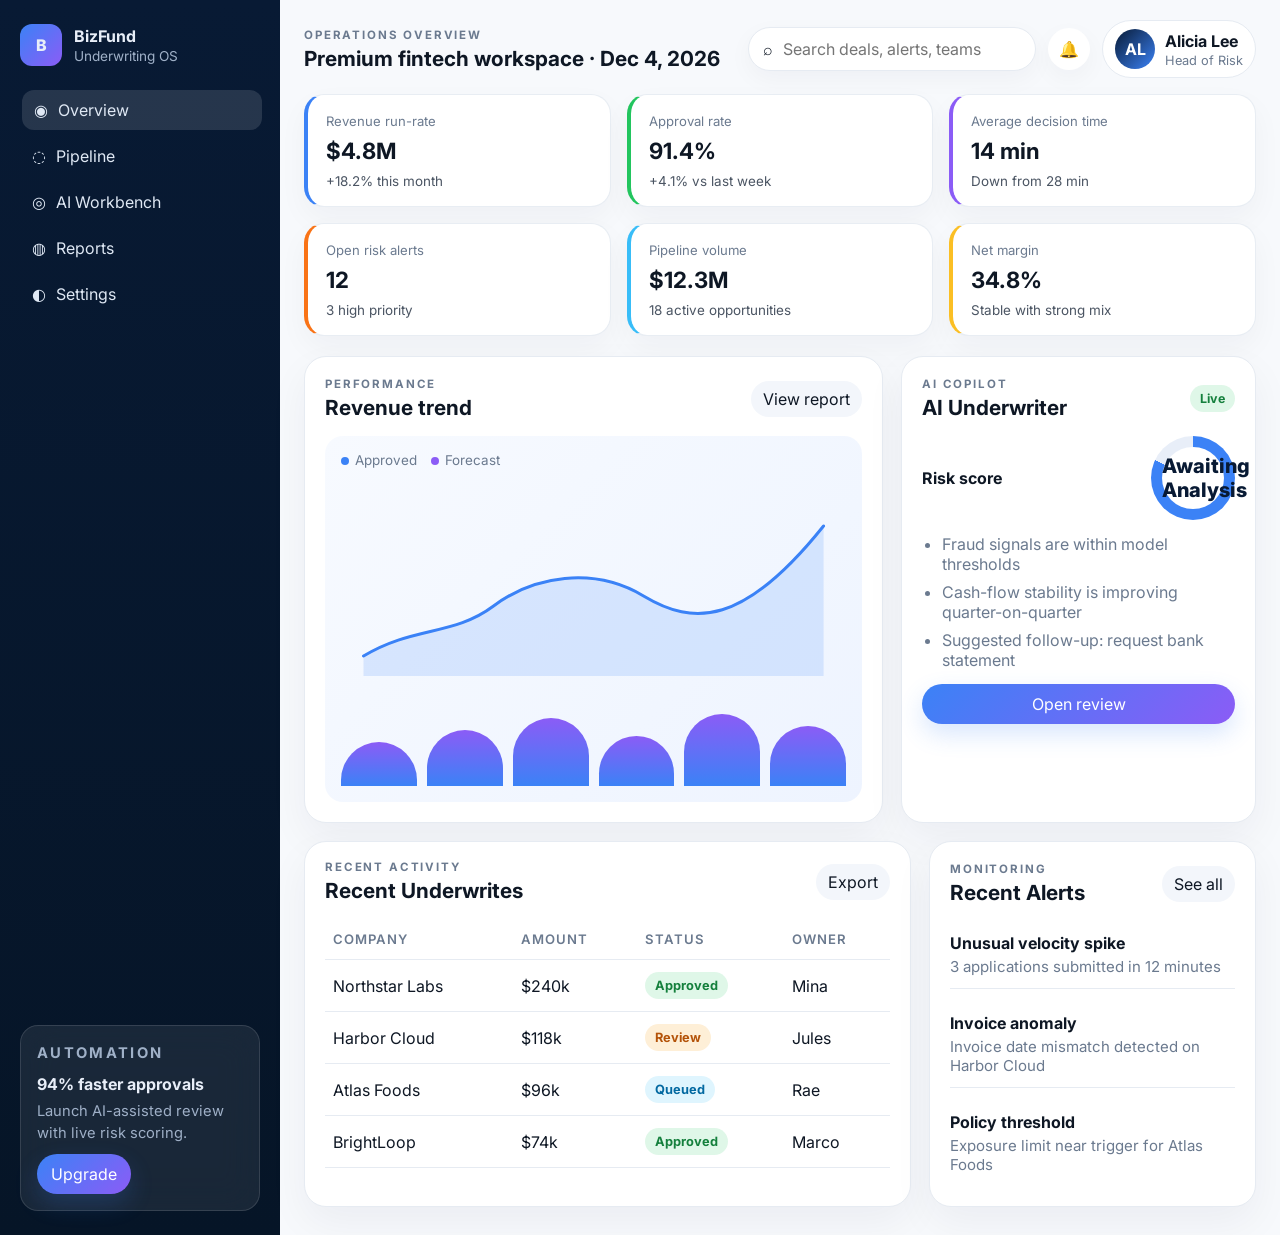
<file: index.html>
<!DOCTYPE html>
<html lang="en">
  <head>
    <meta charset="UTF-8" />
    <meta name="viewport" content="width=device-width, initial-scale=1.0" />
    <title>BizFund Underwriting Portal</title>
    <link rel="preconnect" href="https://fonts.googleapis.com" />
    <link rel="preconnect" href="https://fonts.gstatic.com" crossorigin />
    <link
      href="https://fonts.googleapis.com/css2?family=Inter:wght@400;500;600;700;800&display=swap"
      rel="stylesheet"
    />
    <link rel="stylesheet" href="styles.css" />
  </head>
  <body>
    <div class="app-shell">
      <aside class="sidebar">
        <div class="brand">
          <div class="brand-mark">B</div>
          <div>
            <h1>BizFund</h1>
            <p>Underwriting OS</p>
          </div>
        </div>

        <nav class="nav-links">
          <a class="active" href="#">
            <span>◉</span>
            Overview
          </a>
          <a href="#">
            <span>◌</span>
            Pipeline
          </a>
          <a href="#">
            <span>◎</span>
            AI Workbench
          </a>
          <a href="#">
            <span>◍</span>
            Reports
          </a>
          <a href="#">
            <span>◐</span>
            Settings
          </a>
        </nav>

        <div class="sidebar-card">
          <p class="eyebrow">Automation</p>
          <h3>94% faster approvals</h3>
          <p>Launch AI-assisted review with live risk scoring.</p>
          <button>Upgrade</button>
        </div>
      </aside>

      <main class="workspace">
        <header class="topbar">
          <div>
            <p class="eyebrow">Operations overview</p>
            <h2>Premium fintech workspace</h2>
          </div>
          <div class="topbar-actions">
            <label class="searchbar">
              <span>⌕</span>
              <input type="text" placeholder="Search deals, alerts, teams" />
            </label>
            <button class="icon-btn" aria-label="Notifications">🔔</button>
            <div class="profile-pill">
              <div class="avatar">AL</div>
              <div>
                <strong>Alicia Lee</strong>
                <p>Head of Risk</p>
              </div>
            </div>
          </div>
        </header>

        <section class="kpi-grid">
          <article class="kpi-card accent-blue">
            <p>Revenue run-rate</p>
            <h3>$4.8M</h3>
            <span>+18.2% this month</span>
          </article>
          <article class="kpi-card accent-green">
            <p>Approval rate</p>
            <h3>91.4%</h3>
            <span>+4.1% vs last week</span>
          </article>
          <article class="kpi-card accent-violet">
            <p>Average decision time</p>
            <h3>14 min</h3>
            <span>Down from 28 min</span>
          </article>
          <article class="kpi-card accent-coral">
            <p>Open risk alerts</p>
            <h3>12</h3>
            <span>3 high priority</span>
          </article>
          <article class="kpi-card accent-sky">
            <p>Pipeline volume</p>
            <h3>$12.3M</h3>
            <span>18 active opportunities</span>
          </article>
          <article class="kpi-card accent-gold">
            <p>Net margin</p>
            <h3>34.8%</h3>
            <span>Stable with strong mix</span>
          </article>
        </section>

        <section class="content-grid">
          <div class="panel chart-panel">
            <div class="panel-header">
              <div>
                <p class="eyebrow">Performance</p>
                <h3>Revenue trend</h3>
              </div>
              <button class="ghost-btn">View report</button>
            </div>
            <div class="chart-card">
              <div class="chart-legend">
                <span><i class="dot blue"></i>Approved</span>
                <span><i class="dot purple"></i>Forecast</span>
              </div>
              <svg viewBox="0 0 500 220" class="line-chart" aria-label="Revenue chart placeholder">
                <path d="M20 180 C70 150, 110 160, 150 130 S250 90, 300 120 S400 150, 480 50" />
                <path class="area" d="M20 180 C70 150, 110 160, 150 130 S250 90, 300 120 S400 150, 480 50 L480 200 L20 200 Z" />
              </svg>
              <div class="chart-bars">
                <div style="height: 55%"></div>
                <div style="height: 70%"></div>
                <div style="height: 85%"></div>
                <div style="height: 62%"></div>
                <div style="height: 90%"></div>
                <div style="height: 75%"></div>
              </div>
            </div>
          </div>

          <div class="panel ai-panel">
            <div class="panel-header">
              <div>
                <p class="eyebrow">AI copilot</p>
                <h3>AI Underwriter</h3>
              </div>
              <span class="status-pill">Live</span>
            </div>
            <div class="ai-body">
              <div class="ai-score">
                <h4>Risk score</h4>
                <div class="score-ring">
                  <span data-deal-field="riskScore">Awaiting Analysis</span>
                </div>
              </div>
              <ul>
                <li>Fraud signals are within model thresholds</li>
                <li>Cash-flow stability is improving quarter-on-quarter</li>
                <li>Suggested follow-up: request bank statement</li>
              </ul>
              <button class="primary-btn">Open review</button>
            </div>
          </div>
        </section>

        <section class="bottom-grid">
          <div class="panel table-panel">
            <div class="panel-header">
              <div>
                <p class="eyebrow">Recent activity</p>
                <h3>Recent Underwrites</h3>
              </div>
              <button class="ghost-btn">Export</button>
            </div>
            <table>
              <thead>
                <tr>
                  <th>Company</th>
                  <th>Amount</th>
                  <th>Status</th>
                  <th>Owner</th>
                </tr>
              </thead>
              <tbody>
                <tr>
                  <td>Northstar Labs</td>
                  <td>$240k</td>
                  <td><span class="chip success">Approved</span></td>
                  <td>Mina</td>
                </tr>
                <tr>
                  <td>Harbor Cloud</td>
                  <td>$118k</td>
                  <td><span class="chip warning">Review</span></td>
                  <td>Jules</td>
                </tr>
                <tr>
                  <td>Atlas Foods</td>
                  <td>$96k</td>
                  <td><span class="chip info">Queued</span></td>
                  <td>Rae</td>
                </tr>
                <tr>
                  <td>BrightLoop</td>
                  <td>$74k</td>
                  <td><span class="chip success">Approved</span></td>
                  <td>Marco</td>
                </tr>
              </tbody>
            </table>
          </div>

          <div class="panel alerts-panel">
            <div class="panel-header">
              <div>
                <p class="eyebrow">Monitoring</p>
                <h3>Recent Alerts</h3>
              </div>
              <button class="ghost-btn">See all</button>
            </div>
            <div class="alert-list">
              <div class="alert-item">
                <strong>Unusual velocity spike</strong>
                <p>3 applications submitted in 12 minutes</p>
              </div>
              <div class="alert-item">
                <strong>Invoice anomaly</strong>
                <p>Invoice date mismatch detected on Harbor Cloud</p>
              </div>
              <div class="alert-item">
                <strong>Policy threshold</strong>
                <p>Exposure limit near trigger for Atlas Foods</p>
              </div>
            </div>
          </div>
        </section>
      </main>
    </div>

    <script src="deal-engine.js"></script>
    <script src="app.js"></script>
  </body>
</html>
</file>
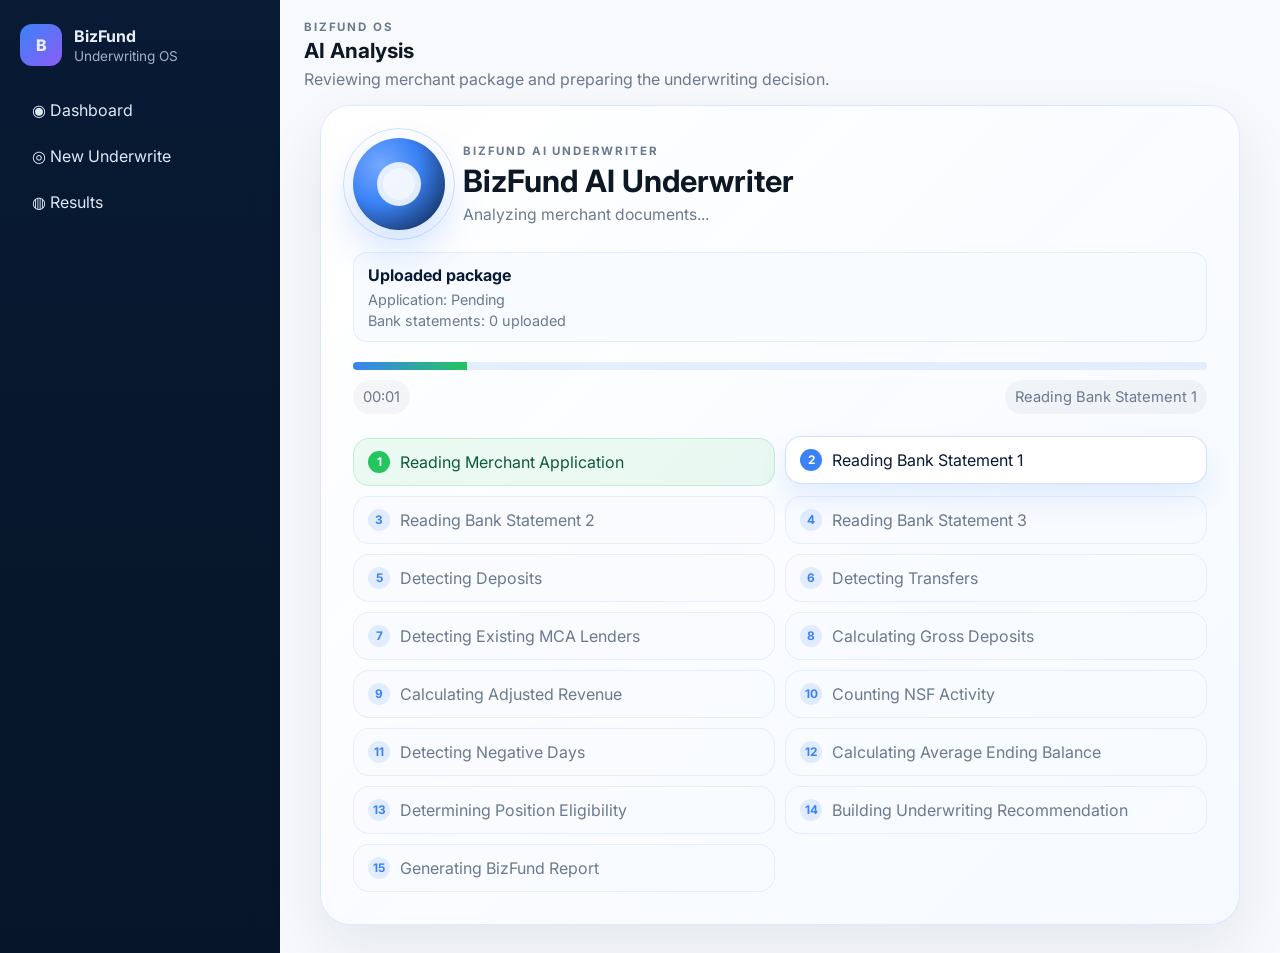
<file: analysis.html>
<!DOCTYPE html>
<html lang="en">
  <head>
    <meta charset="UTF-8" />
    <meta name="viewport" content="width=device-width, initial-scale=1.0" />
    <title>BizFund AI Underwriter | BizFund</title>
    <link rel="preconnect" href="https://fonts.googleapis.com" />
    <link rel="preconnect" href="https://fonts.gstatic.com" crossorigin />
    <link
      href="https://fonts.googleapis.com/css2?family=Inter:wght@400;500;600;700;800&display=swap"
      rel="stylesheet"
    />
    <link rel="stylesheet" href="styles.css" />
  </head>
  <body>
    <div class="app-shell">
      <aside class="sidebar">
        <div class="brand">
          <div class="brand-mark">B</div>
          <div>
            <h1>BizFund</h1>
            <p>Underwriting OS</p>
          </div>
        </div>

        <nav class="nav-links">
          <a href="index.html">◉ Dashboard</a>
          <a href="new-underwrite.html">◎ New Underwrite</a>
          <a href="underwriting-results.html">◍ Results</a>
        </nav>
      </aside>

      <main class="workspace">
        <header class="topbar">
          <div>
            <p class="eyebrow">BizFund OS</p>
            <h2>AI Analysis</h2>
            <p class="page-subtitle">Reviewing merchant package and preparing the underwriting decision.</p>
          </div>
        </header>

        <section class="analysis-screen">
          <div class="analysis-card">
            <div class="analysis-hero">
              <div class="analysis-orb" aria-hidden="true">
                <span class="analysis-orb-core"></span>
              </div>
              <div class="analysis-hero-copy">
                <p class="eyebrow">BizFund AI Underwriter</p>
                <h1>BizFund AI Underwriter</h1>
                <p class="analysis-subtitle">Analyzing merchant documents...</p>
              </div>
            </div>

            <div class="analysis-upload-summary" id="analysis-upload-summary"></div>

            <div class="analysis-progress-block">
              <div class="analysis-progress-bar">
                <span id="analysis-progress-fill"></span>
              </div>
              <div class="analysis-meta">
                <span class="meta-pill" id="analysis-timer">00:00</span>
                <span class="meta-pill" id="analysis-status">Initializing</span>
              </div>
            </div>

            <div class="analysis-steps" id="analysis-steps"></div>
          </div>
        </section>
      </main>
    </div>

    <script src="deal-engine.js"></script>
    <script>
      const dealEngine = window.bizfundDealEngine;
      const uploadSummary = document.getElementById("analysis-upload-summary");
      const storedUploadState = JSON.parse(sessionStorage.getItem("bizfund-upload-state") || "{}") || {};
      const applicationFiles = storedUploadState.merchantApplication || [];
      const bankStatements = storedUploadState.bankStatements || [];

      if (uploadSummary) {
        uploadSummary.innerHTML = `
          <strong>Uploaded package</strong>
          <div>Application: ${applicationFiles[0] ? applicationFiles[0].name : "Pending"}</div>
          <div>Bank statements: ${bankStatements.length} uploaded</div>
        `;
      }

      const steps = [
        "Reading Merchant Application",
        "Reading Bank Statement 1",
        "Reading Bank Statement 2",
        "Reading Bank Statement 3",
        "Detecting Deposits",
        "Detecting Transfers",
        "Detecting Existing MCA Lenders",
        "Calculating Gross Deposits",
        "Calculating Adjusted Revenue",
        "Counting NSF Activity",
        "Detecting Negative Days",
        "Calculating Average Ending Balance",
        "Determining Position Eligibility",
        "Building Underwriting Recommendation",
        "Generating BizFund Report",
      ];

      const stepContainer = document.getElementById("analysis-steps");
      const progressFill = document.getElementById("analysis-progress-fill");
      const timerEl = document.getElementById("analysis-timer");
      const statusEl = document.getElementById("analysis-status");

      stepContainer.innerHTML = steps
        .map(
          (step, index) => `
            <div class="analysis-step" data-step="${index}">
              <span class="step-dot">${index + 1}</span>
              <span>${step}</span>
            </div>
          `
        )
        .join("");

      let currentIndex = 0;
      let elapsedSeconds = 0;

      const timer = setInterval(() => {
        elapsedSeconds += 1;
        const minutes = String(Math.floor(elapsedSeconds / 60)).padStart(2, "0");
        const seconds = String(elapsedSeconds % 60).padStart(2, "0");
        timerEl.textContent = `${minutes}:${seconds}`;
      }, 1000);

      const advanceAnalysis = () => {
        const items = Array.from(document.querySelectorAll(".analysis-step"));
        items.forEach((item, index) => {
          item.classList.remove("is-active", "is-complete");
          if (index < currentIndex) {
            item.classList.add("is-complete");
          } else if (index === currentIndex) {
            item.classList.add("is-active");
          }
        });

        if (currentIndex >= steps.length) {
          clearInterval(timer);
          progressFill.style.width = "100%";
          statusEl.textContent = "Completed";
          if (dealEngine) {
            dealEngine.writeDeal({
              analysisStatus: "Approved",
              merchantName: "Northstar Commerce",
              industry: "Retail / eCommerce",
              requestedAmount: 250000,
              riskScore: 92,
              recommendation: "Approved",
              confidenceScore: 97,
              grossDeposits: "$328,442",
              adjustedRevenue: "$297,880",
              averageEndingBalance: "$41,220",
              negativeDays: 1,
              nsfs: 2,
              openMcaPositions: 3,
              recommendedOffer: "$175,000",
              factor: "1.34x",
              weeks: "52 weeks",
            });
          }
          setTimeout(() => {
            window.location.href = "underwriting-results.html";
          }, 900);
          return;
        }

        statusEl.textContent = steps[currentIndex];
        progressFill.style.width = `${((currentIndex + 1) / steps.length) * 100}%`;
        currentIndex += 1;
        setTimeout(advanceAnalysis, 700);
      };

      setTimeout(advanceAnalysis, 400);
    </script>
  </body>
</html>
</file>
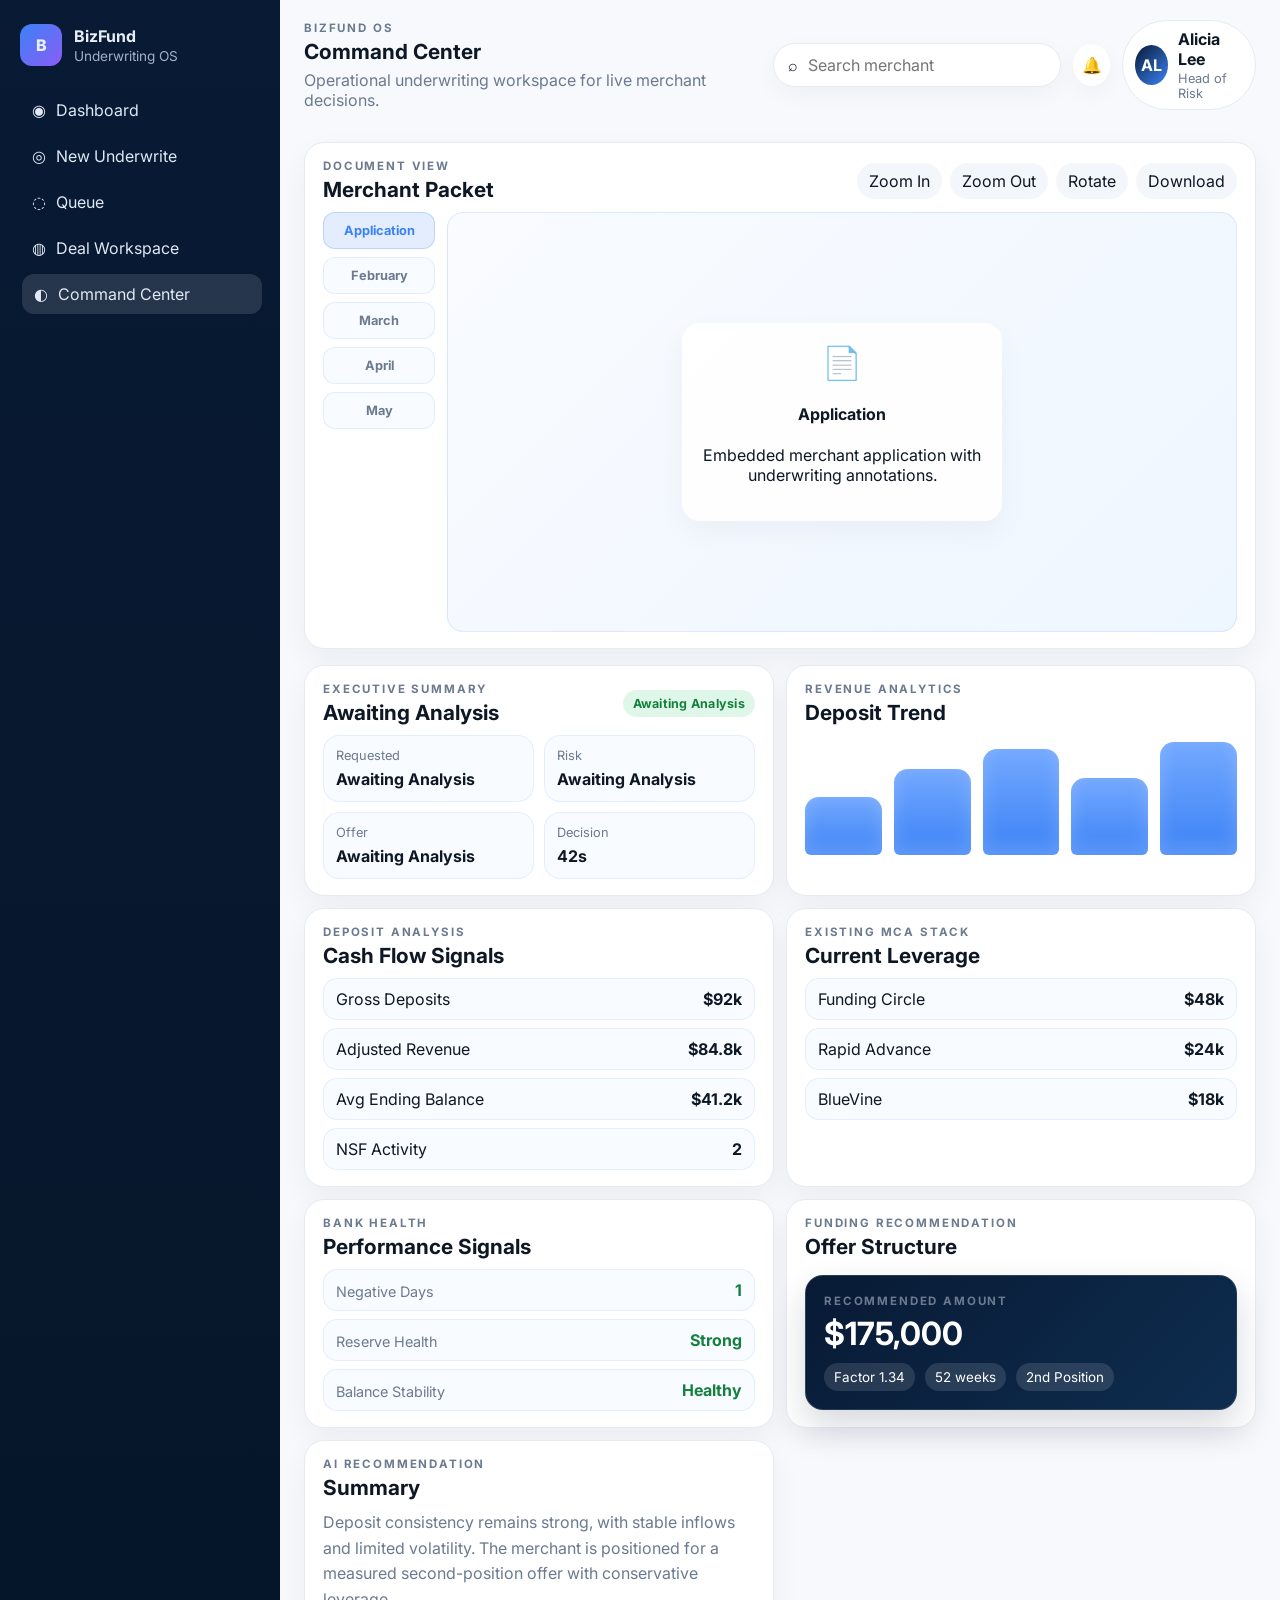
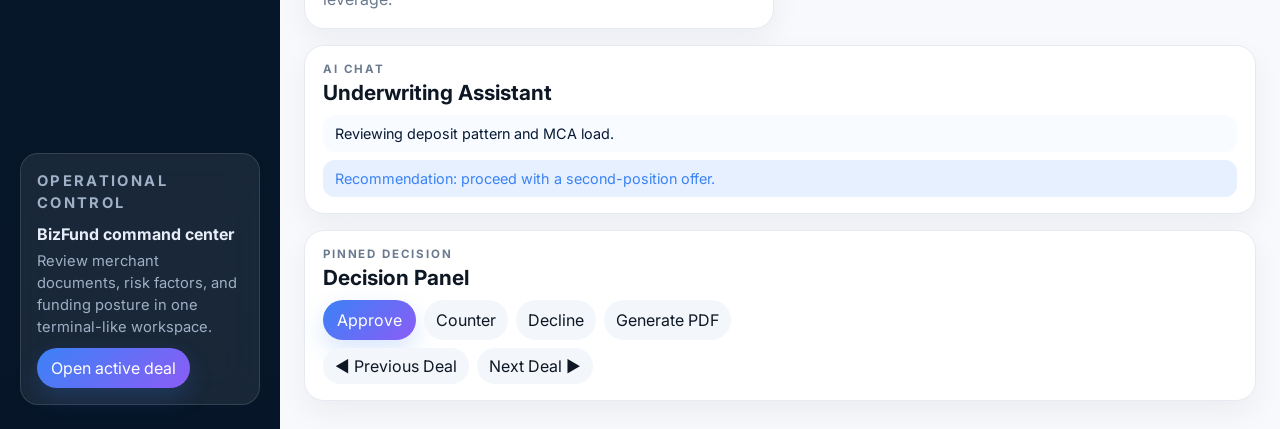
<file: command-center.html>
<!DOCTYPE html>
<html lang="en">
  <head>
    <meta charset="UTF-8" />
    <meta name="viewport" content="width=device-width, initial-scale=1.0" />
    <title>Command Center | BizFund</title>
    <link rel="preconnect" href="https://fonts.googleapis.com" />
    <link rel="preconnect" href="https://fonts.gstatic.com" crossorigin />
    <link
      href="https://fonts.googleapis.com/css2?family=Inter:wght@400;500;600;700;800&display=swap"
      rel="stylesheet"
    />
    <link rel="stylesheet" href="styles.css" />
  </head>
  <body>
    <div class="app-shell">
      <aside class="sidebar">
        <div class="brand">
          <div class="brand-mark">B</div>
          <div>
            <h1>BizFund</h1>
            <p>Underwriting OS</p>
          </div>
        </div>

        <nav class="nav-links">
          <a href="index.html">
            <span>◉</span>
            Dashboard
          </a>
          <a href="new-underwrite.html">
            <span>◎</span>
            New Underwrite
          </a>
          <a href="queue.html">
            <span>◌</span>
            Queue
          </a>
          <a href="deal-workspace.html">
            <span>◍</span>
            Deal Workspace
          </a>
          <a class="active" href="command-center.html">
            <span>◐</span>
            Command Center
          </a>
        </nav>

        <div class="sidebar-card">
          <p class="eyebrow">Operational control</p>
          <h3>BizFund command center</h3>
          <p>Review merchant documents, risk factors, and funding posture in one terminal-like workspace.</p>
          <button>Open active deal</button>
        </div>
      </aside>

      <main class="workspace command-workspace">
        <header class="topbar">
          <div>
            <p class="eyebrow">BizFund OS</p>
            <h2>Command Center</h2>
            <p class="page-subtitle">Operational underwriting workspace for live merchant decisions.</p>
          </div>
          <div class="topbar-actions">
            <label class="searchbar">
              <span>⌕</span>
              <input type="text" placeholder="Search merchant" />
            </label>
            <button class="icon-btn" aria-label="Notifications">🔔</button>
            <div class="profile-pill">
              <div class="avatar">AL</div>
              <div>
                <strong>Alicia Lee</strong>
                <p>Head of Risk</p>
              </div>
            </div>
          </div>
        </header>

        <section class="command-shell">
          <div class="command-left">
            <div class="panel command-pdf-panel">
              <div class="panel-header compact-header">
                <div>
                  <p class="eyebrow">Document view</p>
                  <h3>Merchant Packet</h3>
                </div>
                <div class="pdf-toolbar">
                  <button class="ghost-btn">Zoom In</button>
                  <button class="ghost-btn">Zoom Out</button>
                  <button class="ghost-btn">Rotate</button>
                  <button class="ghost-btn">Download</button>
                </div>
              </div>
              <div class="document-rail">
                <div class="thumbnail-list">
                  <div class="thumbnail active">Application</div>
                  <div class="thumbnail">February</div>
                  <div class="thumbnail">March</div>
                  <div class="thumbnail">April</div>
                  <div class="thumbnail">May</div>
                </div>
                <div class="pdf-preview">
                  <div class="pdf-preview-card">
                    <div class="pdf-icon">📄</div>
                    <h4>Application</h4>
                    <p>Embedded merchant application with underwriting annotations.</p>
                  </div>
                </div>
              </div>
            </div>
          </div>

          <div class="command-right">
            <div class="command-grid">
              <div class="panel command-summary">
                <div class="panel-header compact-header">
                  <div>
                    <p class="eyebrow">Executive summary</p>
                    <h3 data-deal-field="merchantName">Awaiting Analysis</h3>
                  </div>
                  <span class="status-pill status-approved" data-deal-field="analysisStatus">Awaiting Analysis</span>
                </div>
                <div class="summary-metrics compact-metrics">
                  <div class="summary-metric">
                    <span>Requested</span>
                    <strong data-deal-field="requestedAmount">Awaiting Analysis</strong>
                  </div>
                  <div class="summary-metric">
                    <span>Risk</span>
                    <strong data-deal-field="riskScore">Awaiting Analysis</strong>
                  </div>
                  <div class="summary-metric">
                    <span>Offer</span>
                    <strong data-deal-field="recommendedOffer">Awaiting Analysis</strong>
                  </div>
                  <div class="summary-metric">
                    <span>Decision</span>
                    <strong>42s</strong>
                  </div>
                </div>
              </div>

              <div class="panel command-analytics">
                <div class="panel-header compact-header">
                  <div>
                    <p class="eyebrow">Revenue analytics</p>
                    <h3>Deposit Trend</h3>
                  </div>
                </div>
                <div class="analytics-chart compact-chart">
                  <div class="chart-bar"></div>
                  <div class="chart-bar"></div>
                  <div class="chart-bar"></div>
                  <div class="chart-bar"></div>
                  <div class="chart-bar"></div>
                </div>
              </div>

              <div class="panel command-analysis">
                <div class="panel-header compact-header">
                  <div>
                    <p class="eyebrow">Deposit analysis</p>
                    <h3>Cash Flow Signals</h3>
                  </div>
                </div>
                <div class="stack-list compact-stack">
                  <div class="stack-item"><span>Gross Deposits</span><strong>$92k</strong></div>
                  <div class="stack-item"><span>Adjusted Revenue</span><strong>$84.8k</strong></div>
                  <div class="stack-item"><span>Avg Ending Balance</span><strong>$41.2k</strong></div>
                  <div class="stack-item"><span>NSF Activity</span><strong>2</strong></div>
                </div>
              </div>

              <div class="panel command-stack">
                <div class="panel-header compact-header">
                  <div>
                    <p class="eyebrow">Existing MCA stack</p>
                    <h3>Current Leverage</h3>
                  </div>
                </div>
                <div class="stack-list compact-stack">
                  <div class="stack-item"><span>Funding Circle</span><strong>$48k</strong></div>
                  <div class="stack-item"><span>Rapid Advance</span><strong>$24k</strong></div>
                  <div class="stack-item"><span>BlueVine</span><strong>$18k</strong></div>
                </div>
              </div>

              <div class="panel command-health">
                <div class="panel-header compact-header">
                  <div>
                    <p class="eyebrow">Bank health</p>
                    <h3>Performance Signals</h3>
                  </div>
                </div>
                <div class="health-list compact-health">
                  <div class="health-item"><span>Negative Days</span><strong class="status-good">1</strong></div>
                  <div class="health-item"><span>Reserve Health</span><strong class="status-good">Strong</strong></div>
                  <div class="health-item"><span>Balance Stability</span><strong class="status-good">Healthy</strong></div>
                </div>
              </div>

              <div class="panel command-funding">
                <div class="panel-header compact-header">
                  <div>
                    <p class="eyebrow">Funding recommendation</p>
                    <h3>Offer Structure</h3>
                  </div>
                </div>
                <div class="offer-box premium-offer compact-offer">
                  <p class="eyebrow">Recommended Amount</p>
                  <h4>$175,000</h4>
                  <div class="offer-meta">
                    <span>Factor 1.34</span>
                    <span>52 weeks</span>
                    <span>2nd Position</span>
                  </div>
                </div>
              </div>

              <div class="panel command-ai">
                <div class="panel-header compact-header">
                  <div>
                    <p class="eyebrow">AI recommendation</p>
                    <h3>Summary</h3>
                  </div>
                </div>
                <p class="panel-copy compact-copy">
                  Deposit consistency remains strong, with stable inflows and limited volatility. The merchant is positioned for a measured second-position offer with conservative leverage.
                </p>
              </div>
            </div>
          </div>
        </section>

        <section class="command-footer">
          <div class="panel command-chat">
            <div class="panel-header compact-header">
              <div>
                <p class="eyebrow">AI chat</p>
                <h3>Underwriting Assistant</h3>
              </div>
            </div>
            <div class="chat-body">
              <div class="chat-message">Reviewing deposit pattern and MCA load.</div>
              <div class="chat-message assistant">Recommendation: proceed with a second-position offer.</div>
            </div>
          </div>

          <div class="panel command-decision">
            <div class="panel-header compact-header">
              <div>
                <p class="eyebrow">Pinned decision</p>
                <h3>Decision Panel</h3>
              </div>
            </div>
            <div class="decision-actions">
              <button class="primary-btn">Approve</button>
              <button class="ghost-btn">Counter</button>
              <button class="ghost-btn">Decline</button>
              <button class="ghost-btn">Generate PDF</button>
            </div>
            <div class="decision-nav">
              <button class="ghost-btn">◀ Previous Deal</button>
              <button class="ghost-btn">Next Deal ▶</button>
            </div>
          </div>
        </section>
      </main>
    </div>
    <script src="deal-engine.js"></script>
    <script>
      window.bizfundDealEngine?.bindDealFields();
    </script>
  </body>
</html>
</file>
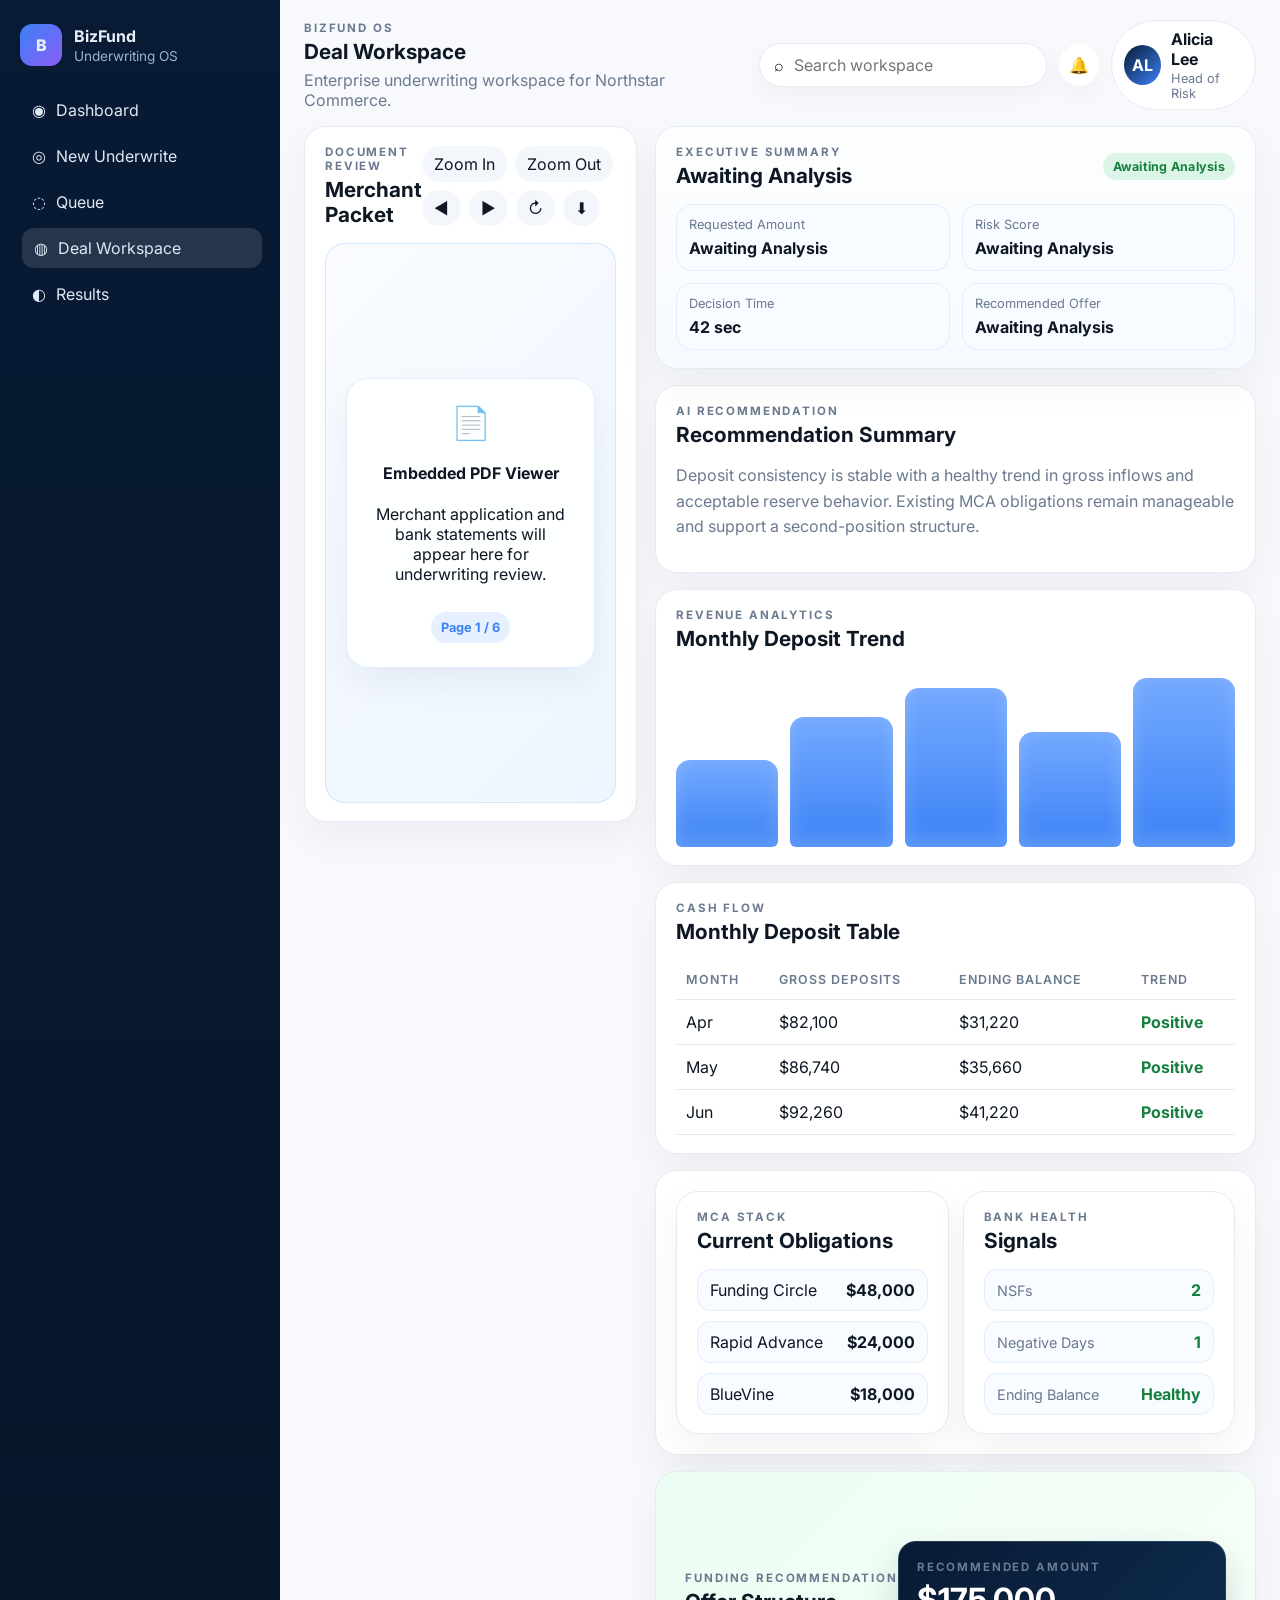
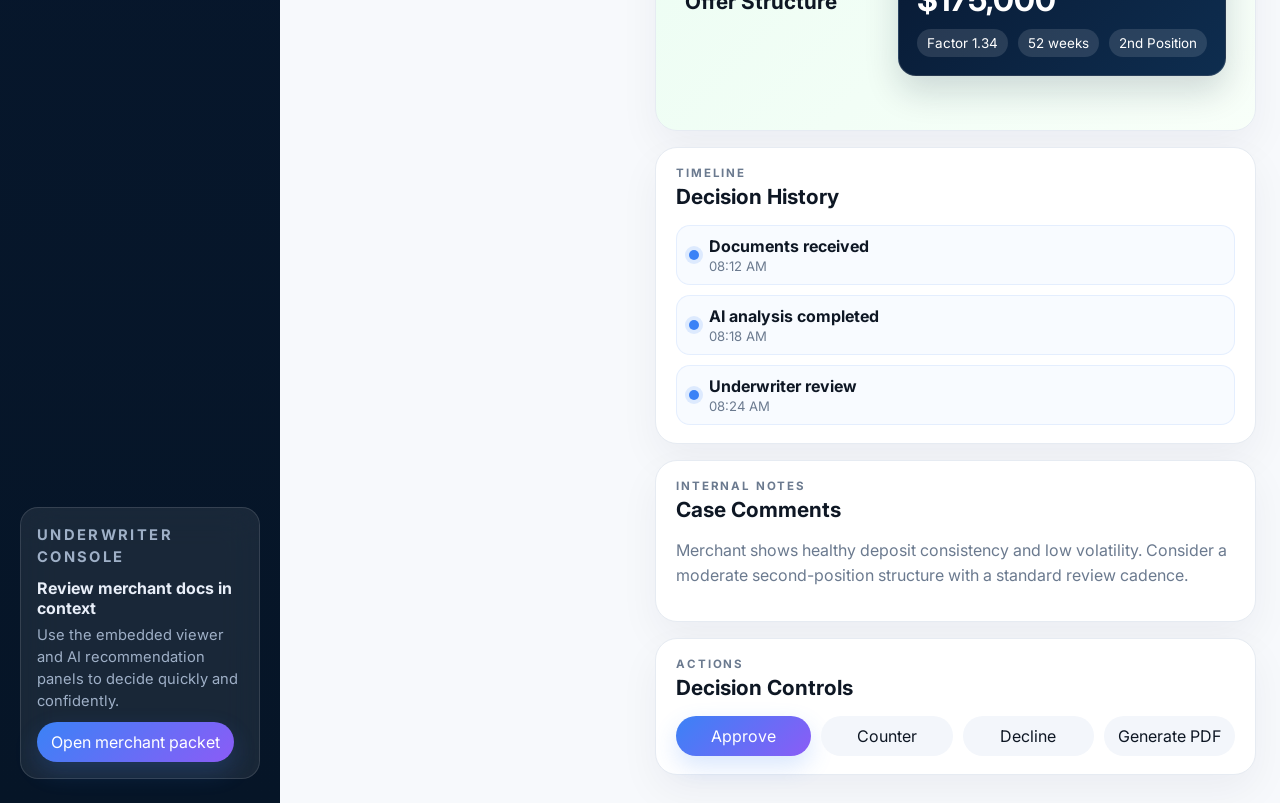
<file: deal-workspace.html>
<!DOCTYPE html>
<html lang="en">
  <head>
    <meta charset="UTF-8" />
    <meta name="viewport" content="width=device-width, initial-scale=1.0" />
    <title>Deal Workspace | BizFund</title>
    <link rel="preconnect" href="https://fonts.googleapis.com" />
    <link rel="preconnect" href="https://fonts.gstatic.com" crossorigin />
    <link
      href="https://fonts.googleapis.com/css2?family=Inter:wght@400;500;600;700;800&display=swap"
      rel="stylesheet"
    />
    <link rel="stylesheet" href="styles.css" />
  </head>
  <body>
    <div class="app-shell">
      <aside class="sidebar">
        <div class="brand">
          <div class="brand-mark">B</div>
          <div>
            <h1>BizFund</h1>
            <p>Underwriting OS</p>
          </div>
        </div>

        <nav class="nav-links">
          <a href="index.html">
            <span>◉</span>
            Dashboard
          </a>
          <a href="new-underwrite.html">
            <span>◎</span>
            New Underwrite
          </a>
          <a href="queue.html">
            <span>◌</span>
            Queue
          </a>
          <a class="active" href="deal-workspace.html">
            <span>◍</span>
            Deal Workspace
          </a>
          <a href="underwriting-results.html">
            <span>◐</span>
            Results
          </a>
        </nav>

        <div class="sidebar-card">
          <p class="eyebrow">Underwriter console</p>
          <h3>Review merchant docs in context</h3>
          <p>Use the embedded viewer and AI recommendation panels to decide quickly and confidently.</p>
          <button>Open merchant packet</button>
        </div>
      </aside>

      <main class="workspace">
        <header class="topbar">
          <div>
            <p class="eyebrow">BizFund OS</p>
            <h2>Deal Workspace</h2>
            <p class="page-subtitle">Enterprise underwriting workspace for Northstar Commerce.</p>
          </div>
          <div class="topbar-actions">
            <label class="searchbar">
              <span>⌕</span>
              <input type="text" placeholder="Search workspace" />
            </label>
            <button class="icon-btn" aria-label="Notifications">🔔</button>
            <div class="profile-pill">
              <div class="avatar">AL</div>
              <div>
                <strong>Alicia Lee</strong>
                <p>Head of Risk</p>
              </div>
            </div>
          </div>
        </header>

        <section class="deal-workspace">
          <div class="workspace-pane workspace-pane-left">
            <div class="panel pdf-panel">
              <div class="panel-header">
                <div>
                  <p class="eyebrow">Document review</p>
                  <h3>Merchant Packet</h3>
                </div>
                <div class="pdf-toolbar">
                  <button class="ghost-btn">Zoom In</button>
                  <button class="ghost-btn">Zoom Out</button>
                  <button class="ghost-btn">◀</button>
                  <button class="ghost-btn">▶</button>
                  <button class="ghost-btn">↻</button>
                  <button class="ghost-btn">⬇</button>
                </div>
              </div>
              <div class="pdf-placeholder">
                <div class="pdf-placeholder-card">
                  <div class="pdf-icon">📄</div>
                  <h4>Embedded PDF Viewer</h4>
                  <p>Merchant application and bank statements will appear here for underwriting review.</p>
                  <div class="pdf-page-pill">Page 1 / 6</div>
                </div>
              </div>
            </div>
          </div>

          <div class="workspace-pane workspace-pane-right">
            <div class="panel summary-panel workspace-summary">
              <div class="panel-header">
                <div>
                  <p class="eyebrow">Executive summary</p>
                  <h3 data-deal-field="merchantName">Awaiting Analysis</h3>
                </div>
                <span class="status-pill status-approved" data-deal-field="analysisStatus">Awaiting Analysis</span>
              </div>
              <div class="summary-metrics">
                <div class="summary-metric">
                  <span>Requested Amount</span>
                  <strong data-deal-field="requestedAmount">Awaiting Analysis</strong>
                </div>
                <div class="summary-metric">
                  <span>Risk Score</span>
                  <strong data-deal-field="riskScore">Awaiting Analysis</strong>
                </div>
                <div class="summary-metric">
                  <span>Decision Time</span>
                  <strong>42 sec</strong>
                </div>
                <div class="summary-metric">
                  <span>Recommended Offer</span>
                  <strong data-deal-field="recommendedOffer">Awaiting Analysis</strong>
                </div>
              </div>
            </div>

            <div class="panel recommendation-panel">
              <div class="panel-header">
                <div>
                  <p class="eyebrow">AI recommendation</p>
                  <h3>Recommendation Summary</h3>
                </div>
              </div>
              <p class="panel-copy">
                Deposit consistency is stable with a healthy trend in gross inflows and acceptable reserve behavior. Existing MCA obligations remain manageable and support a second-position structure.
              </p>
            </div>

            <div class="panel analytics-panel">
              <div class="panel-header">
                <div>
                  <p class="eyebrow">Revenue analytics</p>
                  <h3>Monthly Deposit Trend</h3>
                </div>
              </div>
              <div class="analytics-chart">
                <div class="chart-bar"></div>
                <div class="chart-bar"></div>
                <div class="chart-bar"></div>
                <div class="chart-bar"></div>
                <div class="chart-bar"></div>
              </div>
            </div>

            <div class="panel table-panel">
              <div class="panel-header">
                <div>
                  <p class="eyebrow">Cash flow</p>
                  <h3>Monthly Deposit Table</h3>
                </div>
              </div>
              <div class="table-wrap">
                <table class="data-table">
                  <thead>
                    <tr>
                      <th>Month</th>
                      <th>Gross Deposits</th>
                      <th>Ending Balance</th>
                      <th>Trend</th>
                    </tr>
                  </thead>
                  <tbody>
                    <tr>
                      <td>Apr</td>
                      <td>$82,100</td>
                      <td>$31,220</td>
                      <td><span class="trend up">Positive</span></td>
                    </tr>
                    <tr>
                      <td>May</td>
                      <td>$86,740</td>
                      <td>$35,660</td>
                      <td><span class="trend up">Positive</span></td>
                    </tr>
                    <tr>
                      <td>Jun</td>
                      <td>$92,260</td>
                      <td>$41,220</td>
                      <td><span class="trend up">Positive</span></td>
                    </tr>
                  </tbody>
                </table>
              </div>
            </div>

            <div class="panel duo-grid">
              <div class="panel stack-panel">
                <div class="panel-header">
                  <div>
                    <p class="eyebrow">MCA stack</p>
                    <h3>Current Obligations</h3>
                  </div>
                </div>
                <div class="stack-list">
                  <div class="stack-item">
                    <span>Funding Circle</span>
                    <strong>$48,000</strong>
                  </div>
                  <div class="stack-item">
                    <span>Rapid Advance</span>
                    <strong>$24,000</strong>
                  </div>
                  <div class="stack-item">
                    <span>BlueVine</span>
                    <strong>$18,000</strong>
                  </div>
                </div>
              </div>

              <div class="panel health-panel">
                <div class="panel-header">
                  <div>
                    <p class="eyebrow">Bank health</p>
                    <h3>Signals</h3>
                  </div>
                </div>
                <div class="health-list">
                  <div class="health-item">
                    <span>NSFs</span>
                    <strong class="status-good">2</strong>
                  </div>
                  <div class="health-item">
                    <span>Negative Days</span>
                    <strong class="status-good">1</strong>
                  </div>
                  <div class="health-item">
                    <span>Ending Balance</span>
                    <strong class="status-good">Healthy</strong>
                  </div>
                </div>
              </div>
            </div>

            <div class="panel funding-panel">
              <div class="panel-header">
                <div>
                  <p class="eyebrow">Funding recommendation</p>
                  <h3>Offer Structure</h3>
                </div>
              </div>
              <div class="offer-box premium-offer">
                <p class="eyebrow">Recommended Amount</p>
                <h4>$175,000</h4>
                <div class="offer-meta">
                  <span>Factor 1.34</span>
                  <span>52 weeks</span>
                  <span>2nd Position</span>
                </div>
              </div>
            </div>

            <div class="panel timeline-panel">
              <div class="panel-header">
                <div>
                  <p class="eyebrow">Timeline</p>
                  <h3>Decision History</h3>
                </div>
              </div>
              <div class="timeline-list">
                <div class="timeline-item">
                  <span class="timeline-dot"></span>
                  <div>
                    <strong>Documents received</strong>
                    <p>08:12 AM</p>
                  </div>
                </div>
                <div class="timeline-item">
                  <span class="timeline-dot"></span>
                  <div>
                    <strong>AI analysis completed</strong>
                    <p>08:18 AM</p>
                  </div>
                </div>
                <div class="timeline-item">
                  <span class="timeline-dot"></span>
                  <div>
                    <strong>Underwriter review</strong>
                    <p>08:24 AM</p>
                  </div>
                </div>
              </div>
            </div>

            <div class="panel notes-panel">
              <div class="panel-header">
                <div>
                  <p class="eyebrow">Internal notes</p>
                  <h3>Case Comments</h3>
                </div>
              </div>
              <p class="panel-copy">
                Merchant shows healthy deposit consistency and low volatility. Consider a moderate second-position structure with a standard review cadence.
              </p>
            </div>

            <div class="panel action-panel">
              <div class="panel-header">
                <div>
                  <p class="eyebrow">Actions</p>
                  <h3>Decision Controls</h3>
                </div>
              </div>
              <div class="action-buttons">
                <button class="primary-btn">Approve</button>
                <button class="ghost-btn">Counter</button>
                <button class="ghost-btn">Decline</button>
                <button class="ghost-btn">Generate PDF</button>
              </div>
            </div>
          </div>
        </section>
      </main>
    </div>
    <script src="deal-engine.js"></script>
    <script>
      window.bizfundDealEngine?.bindDealFields();
    </script>
  </body>
</html>
</file>
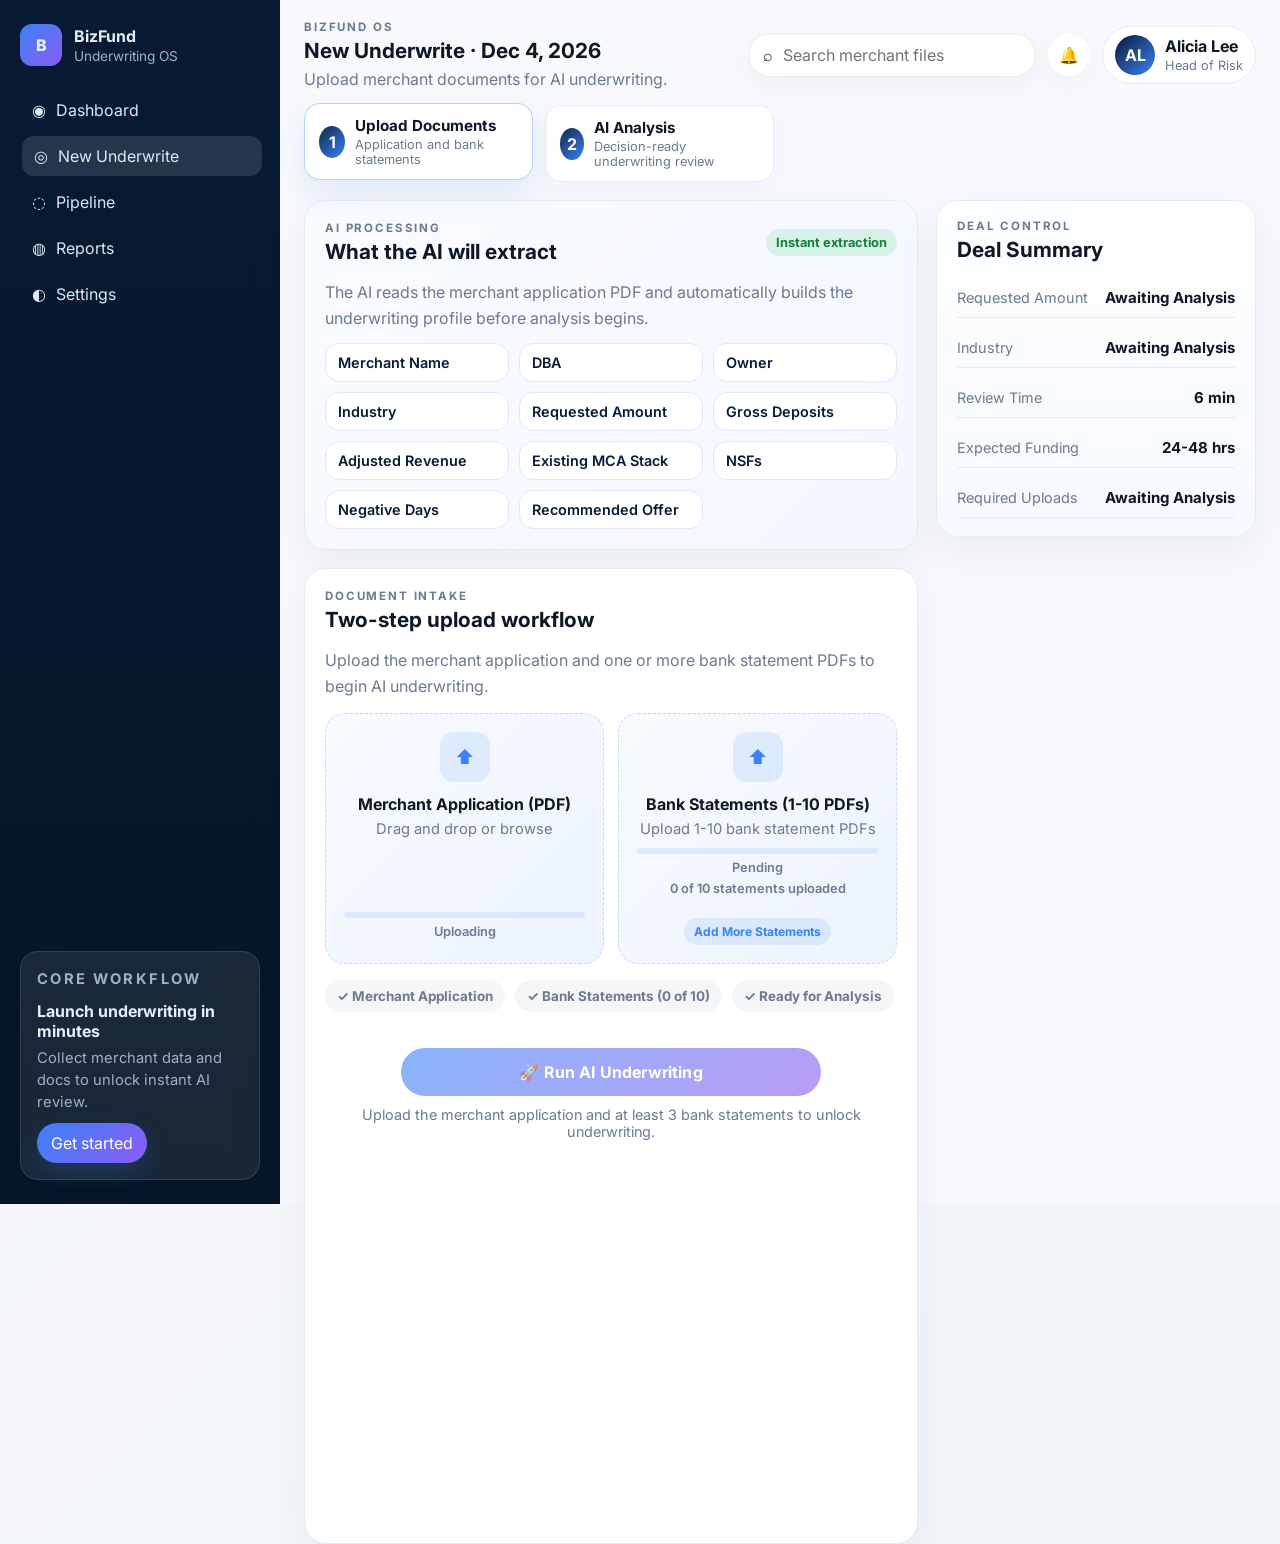
<file: new-underwrite.html>
<!DOCTYPE html>
<html lang="en">
  <head>
    <meta charset="UTF-8" />
    <meta name="viewport" content="width=device-width, initial-scale=1.0" />
    <title>New Underwrite | BizFund</title>
    <link rel="preconnect" href="https://fonts.googleapis.com" />
    <link rel="preconnect" href="https://fonts.gstatic.com" crossorigin />
    <link
      href="https://fonts.googleapis.com/css2?family=Inter:wght@400;500;600;700;800&display=swap"
      rel="stylesheet"
    />
    <link rel="stylesheet" href="styles.css" />
  </head>
  <body>
    <div class="app-shell">
      <aside class="sidebar">
        <div class="brand">
          <div class="brand-mark">B</div>
          <div>
            <h1>BizFund</h1>
            <p>Underwriting OS</p>
          </div>
        </div>

        <nav class="nav-links">
          <a href="index.html">
            <span>◉</span>
            Dashboard
          </a>
          <a class="active" href="new-underwrite.html">
            <span>◎</span>
            New Underwrite
          </a>
          <a href="#">
            <span>◌</span>
            Pipeline
          </a>
          <a href="#">
            <span>◍</span>
            Reports
          </a>
          <a href="#">
            <span>◐</span>
            Settings
          </a>
        </nav>

        <div class="sidebar-card">
          <p class="eyebrow">Core workflow</p>
          <h3>Launch underwriting in minutes</h3>
          <p>Collect merchant data and docs to unlock instant AI review.</p>
          <button>Get started</button>
        </div>
      </aside>

      <main class="workspace">
        <header class="topbar">
          <div>
            <p class="eyebrow">BizFund OS</p>
            <h2>New Underwrite</h2>
            <p class="page-subtitle">Upload merchant documents for AI underwriting.</p>
          </div>
          <div class="topbar-actions">
            <label class="searchbar">
              <span>⌕</span>
              <input type="text" placeholder="Search merchant files" />
            </label>
            <button class="icon-btn" aria-label="Notifications">🔔</button>
            <div class="profile-pill">
              <div class="avatar">AL</div>
              <div>
                <strong>Alicia Lee</strong>
                <p>Head of Risk</p>
              </div>
            </div>
          </div>
        </header>

        <section class="stepper" aria-label="Underwriting progress">
          <div class="stepper-item active">
            <span class="step-index">1</span>
            <div>
              <strong>Upload Documents</strong>
              <p>Application and bank statements</p>
            </div>
          </div>
          <div class="stepper-item">
            <span class="step-index">2</span>
            <div>
              <strong>AI Analysis</strong>
              <p>Decision-ready underwriting review</p>
            </div>
          </div>
        </section>

        <section class="underwrite-layout">
          <div class="underwrite-main">
            <div class="panel processing-panel">
              <div class="panel-header">
                <div>
                  <p class="eyebrow">AI processing</p>
                  <h3>What the AI will extract</h3>
                </div>
                <span class="chip success">Instant extraction</span>
              </div>

              <p class="processing-copy">
                The AI reads the merchant application PDF and automatically builds the underwriting profile before analysis begins.
              </p>

              <div class="processing-grid">
                <div class="processing-item">Merchant Name</div>
                <div class="processing-item">DBA</div>
                <div class="processing-item">Owner</div>
                <div class="processing-item">Industry</div>
                <div class="processing-item">Requested Amount</div>
                <div class="processing-item">Gross Deposits</div>
                <div class="processing-item">Adjusted Revenue</div>
                <div class="processing-item">Existing MCA Stack</div>
                <div class="processing-item">NSFs</div>
                <div class="processing-item">Negative Days</div>
                <div class="processing-item">Recommended Offer</div>
              </div>
            </div>

            <div class="panel upload-panel">
              <div class="panel-header">
                <div>
                  <p class="eyebrow">Document intake</p>
                  <h3>Two-step upload workflow</h3>
                </div>
              </div>

              <p class="panel-copy">Upload the merchant application and one or more bank statement PDFs to begin AI underwriting.</p>

              <div class="upload-grid">
                <label class="upload-card" data-upload-key="merchant-application" data-required-count="1">
                  <input type="file" accept="application/pdf" data-upload-key="merchant-application" />
                  <div class="upload-card-main">
                    <span class="upload-icon">⬆</span>
                    <strong>Merchant Application (PDF)</strong>
                    <p class="drop-state">Drag and drop or browse</p>
                  </div>
                  <div class="upload-meta">
                    <div class="upload-progress"><span></span></div>
                    <div class="upload-status">Pending</div>
                    <ul class="uploaded-files"></ul>
                  </div>
                  <span class="upload-check">✓</span>
                </label>
                <label class="upload-card bank-statements-card" data-upload-key="bank-statements" data-required-count="1">
                  <input type="file" accept="application/pdf" multiple data-upload-key="bank-statements" />
                  <div class="upload-card-main">
                    <span class="upload-icon">⬆</span>
                    <strong>Bank Statements (1-10 PDFs)</strong>
                    <p class="drop-state">Upload 1-10 bank statement PDFs</p>
                  </div>
                  <div class="upload-meta">
                    <div class="upload-progress"><span></span></div>
                    <div class="upload-status">Pending</div>
                    <div class="statement-count">0 of 10 statements uploaded</div>
                    <ul class="uploaded-files bank-statement-list"></ul>
                    <div class="bank-upload-actions">
                      <button type="button" class="ghost-btn small-btn add-more-btn">Add More Statements</button>
                    </div>
                  </div>
                  <span class="upload-check">✓</span>
                </label>
              </div>

              <div class="upload-checklist" id="upload-checklist">
                <div class="checklist-item" data-checklist="merchant-application">✓ Merchant Application</div>
                <div class="checklist-item" data-checklist="bank-statements">✓ Bank Statements (0 of 10)</div>
                <div class="checklist-item" data-checklist="ready">✓ Ready for Analysis</div>
              </div>

              <div class="action-row">
                <button class="primary-btn large-btn" id="run-underwriting" disabled>🚀 Run AI Underwriting</button>
              </div>
              <p class="upload-guidance" id="upload-guidance">Upload the merchant application and bank statements to unlock underwriting.</p>
            </div>
          </div>

          <aside class="panel summary-panel">
            <div class="panel-header">
              <div>
                <p class="eyebrow">Deal control</p>
                <h3>Deal Summary</h3>
              </div>
            </div>

            <div class="summary-list">
              <div class="summary-item">
                <span>Requested Amount</span>
                <strong data-deal-field="requestedAmount">Awaiting Analysis</strong>
              </div>
              <div class="summary-item">
                <span>Industry</span>
                <strong data-deal-field="industry">Awaiting Analysis</strong>
              </div>
              <div class="summary-item">
                <span>Review Time</span>
                <strong>6 min</strong>
              </div>
              <div class="summary-item">
                <span>Expected Funding</span>
                <strong>24-48 hrs</strong>
              </div>
              <div class="summary-item">
                <span>Required Uploads</span>
                <strong data-deal-field="uploadedBankStatements">Awaiting Analysis</strong>
              </div>
            </div>
          </aside>
        </section>
      </main>
    </div>
    <script src="deal-engine.js"></script>
    <script src="app.js"></script>
  </body>
</html>
</file>
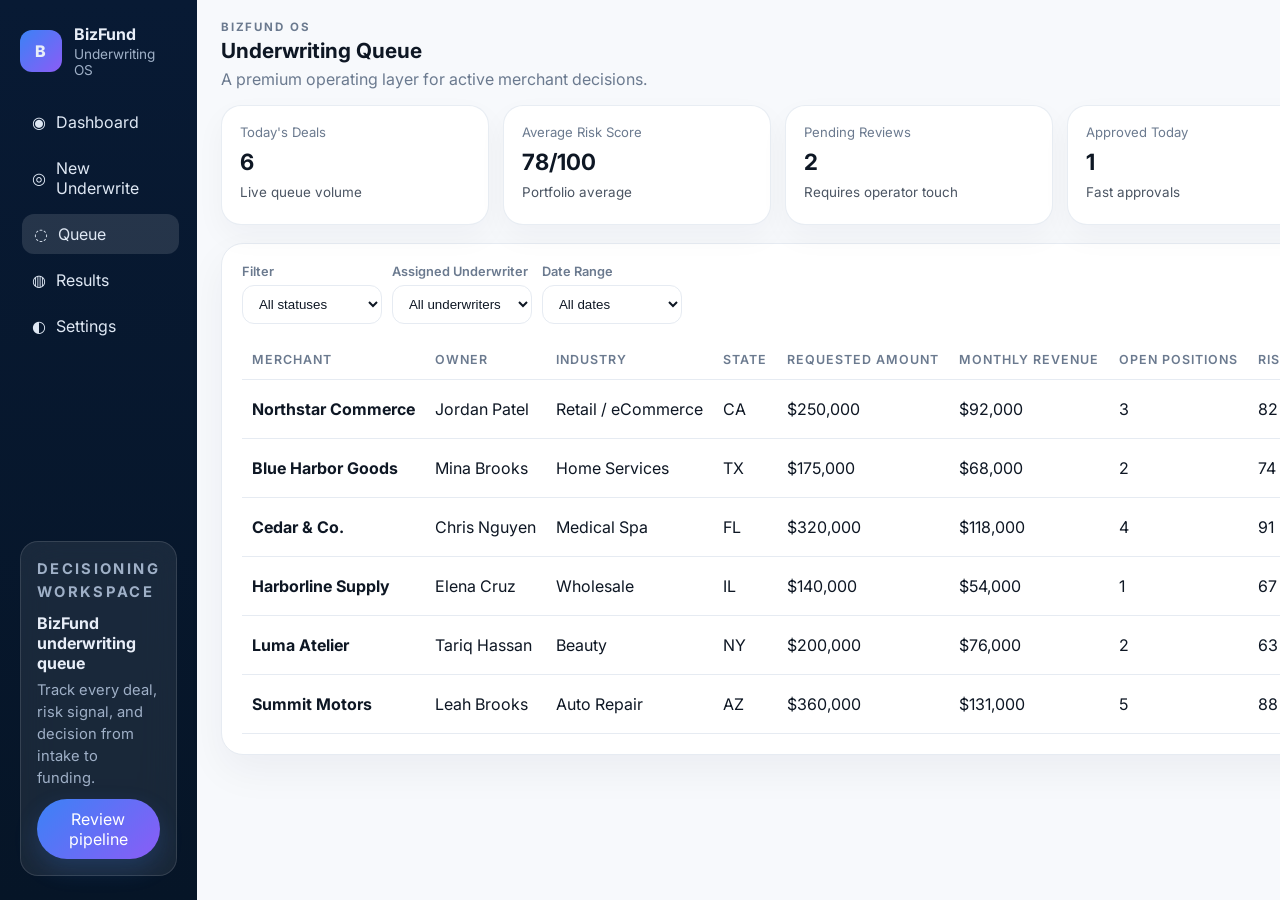
<file: queue.html>
<!DOCTYPE html>
<html lang="en">
  <head>
    <meta charset="UTF-8" />
    <meta name="viewport" content="width=device-width, initial-scale=1.0" />
    <title>Queue | BizFund</title>
    <link rel="preconnect" href="https://fonts.googleapis.com" />
    <link rel="preconnect" href="https://fonts.gstatic.com" crossorigin />
    <link
      href="https://fonts.googleapis.com/css2?family=Inter:wght@400;500;600;700;800&display=swap"
      rel="stylesheet"
    />
    <link rel="stylesheet" href="styles.css" />
  </head>
  <body>
    <div class="app-shell">
      <aside class="sidebar">
        <div class="brand">
          <div class="brand-mark">B</div>
          <div>
            <h1>BizFund</h1>
            <p>Underwriting OS</p>
          </div>
        </div>

        <nav class="nav-links">
          <a href="index.html">
            <span>◉</span>
            Dashboard
          </a>
          <a href="new-underwrite.html">
            <span>◎</span>
            New Underwrite
          </a>
          <a class="active" href="queue.html">
            <span>◌</span>
            Queue
          </a>
          <a href="underwriting-results.html">
            <span>◍</span>
            Results
          </a>
          <a href="#">
            <span>◐</span>
            Settings
          </a>
        </nav>

        <div class="sidebar-card">
          <p class="eyebrow">Decisioning workspace</p>
          <h3>BizFund underwriting queue</h3>
          <p>Track every deal, risk signal, and decision from intake to funding.</p>
          <button>Review pipeline</button>
        </div>
      </aside>

      <main class="workspace">
        <header class="topbar">
          <div>
            <p class="eyebrow">BizFund OS</p>
            <h2>Underwriting Queue</h2>
            <p class="page-subtitle">A premium operating layer for active merchant decisions.</p>
          </div>
          <div class="topbar-actions">
            <label class="searchbar">
              <span>⌕</span>
              <input type="text" placeholder="Search merchant" id="queue-search" />
            </label>
            <button class="icon-btn" aria-label="Notifications">🔔</button>
            <div class="profile-pill">
              <div class="avatar">AL</div>
              <div>
                <strong>Alicia Lee</strong>
                <p>Head of Risk</p>
              </div>
            </div>
          </div>
        </header>

        <section class="queue-kpi-grid" id="queue-kpi-grid"></section>

        <section class="panel queue-panel">
          <div class="queue-toolbar">
            <div class="queue-toolbar-group">
              <label>
                <span>Filter</span>
                <select id="queue-status-filter">
                  <option value="all">All statuses</option>
                  <option value="New">New</option>
                  <option value="Analyzing">Analyzing</option>
                  <option value="Review">Review</option>
                  <option value="Approved">Approved</option>
                  <option value="Declined">Declined</option>
                  <option value="Funded">Funded</option>
                </select>
              </label>
              <label>
                <span>Assigned Underwriter</span>
                <select id="queue-underwriter-filter">
                  <option value="all">All underwriters</option>
                </select>
              </label>
              <label>
                <span>Date Range</span>
                <select id="queue-date-filter">
                  <option value="all">All dates</option>
                  <option value="7">Last 7 days</option>
                  <option value="30">Last 30 days</option>
                  <option value="90">Last 90 days</option>
                </select>
              </label>
            </div>
            <div class="queue-toolbar-group">
              <label>
                <span>Sort</span>
                <select id="queue-sort">
                  <option value="submitted-desc">Newest first</option>
                  <option value="submitted-asc">Oldest first</option>
                  <option value="risk-desc">Risk score ↓</option>
                  <option value="risk-asc">Risk score ↑</option>
                </select>
              </label>
              <button class="ghost-btn queue-reset-btn" type="button" id="queue-reset">Clear</button>
            </div>
          </div>

          <div class="table-wrap">
            <table class="data-table queue-table">
              <thead>
                <tr>
                  <th>Merchant</th>
                  <th>Owner</th>
                  <th>Industry</th>
                  <th>State</th>
                  <th>Requested Amount</th>
                  <th>Monthly Revenue</th>
                  <th>Open Positions</th>
                  <th>Risk Score</th>
                  <th>Status</th>
                  <th>Assigned Underwriter</th>
                  <th>Date Submitted</th>
                  <th>Actions</th>
                </tr>
              </thead>
              <tbody id="queue-table-body"></tbody>
            </table>
          </div>
        </section>
      </main>
    </div>

    <script src="deal-engine.js"></script>
    <script>
      const deals = [
        {
          merchant: "Northstar Commerce",
          owner: "Jordan Patel",
          industry: "Retail / eCommerce",
          state: "CA",
          requestedAmount: "$250,000",
          monthlyRevenue: "$92,000",
          openPositions: 3,
          riskScore: 82,
          status: "New",
          assignedUnderwriter: "Alicia Lee",
          dateSubmitted: "2026-06-28",
          decisionTime: "42 sec",
        },
        {
          merchant: "Blue Harbor Goods",
          owner: "Mina Brooks",
          industry: "Home Services",
          state: "TX",
          requestedAmount: "$175,000",
          monthlyRevenue: "$68,000",
          openPositions: 2,
          riskScore: 74,
          status: "Analyzing",
          assignedUnderwriter: "Sam Ortiz",
          dateSubmitted: "2026-06-24",
          decisionTime: "1 min",
        },
        {
          merchant: "Cedar & Co.",
          owner: "Chris Nguyen",
          industry: "Medical Spa",
          state: "FL",
          requestedAmount: "$320,000",
          monthlyRevenue: "$118,000",
          openPositions: 4,
          riskScore: 91,
          status: "Review",
          assignedUnderwriter: "Nina Shah",
          dateSubmitted: "2026-06-22",
          decisionTime: "3 min",
        },
        {
          merchant: "Harborline Supply",
          owner: "Elena Cruz",
          industry: "Wholesale",
          state: "IL",
          requestedAmount: "$140,000",
          monthlyRevenue: "$54,000",
          openPositions: 1,
          riskScore: 67,
          status: "Approved",
          assignedUnderwriter: "Alicia Lee",
          dateSubmitted: "2026-06-20",
          decisionTime: "48 sec",
        },
        {
          merchant: "Luma Atelier",
          owner: "Tariq Hassan",
          industry: "Beauty",
          state: "NY",
          requestedAmount: "$200,000",
          monthlyRevenue: "$76,000",
          openPositions: 2,
          riskScore: 63,
          status: "Declined",
          assignedUnderwriter: "Drew Chen",
          dateSubmitted: "2026-06-15",
          decisionTime: "37 sec",
        },
        {
          merchant: "Summit Motors",
          owner: "Leah Brooks",
          industry: "Auto Repair",
          state: "AZ",
          requestedAmount: "$360,000",
          monthlyRevenue: "$131,000",
          openPositions: 5,
          riskScore: 88,
          status: "Funded",
          assignedUnderwriter: "Sam Ortiz",
          dateSubmitted: "2026-06-10",
          decisionTime: "55 sec",
        },
      ];

      const tableBody = document.getElementById("queue-table-body");
      const kpiGrid = document.getElementById("queue-kpi-grid");
      const searchInput = document.getElementById("queue-search");
      const statusFilter = document.getElementById("queue-status-filter");
      const underwriterFilter = document.getElementById("queue-underwriter-filter");
      const dateFilter = document.getElementById("queue-date-filter");
      const sortSelect = document.getElementById("queue-sort");
      const resetButton = document.getElementById("queue-reset");
      window.bizfundDealEngine?.bindDealFields();

      const underwriters = Array.from(new Set(deals.map((deal) => deal.assignedUnderwriter))).sort();
      underwriters.forEach((underwriter) => {
        const option = document.createElement("option");
        option.value = underwriter;
        option.textContent = underwriter;
        underwriterFilter.appendChild(option);
      });

      function getStatusClass(status) {
        return `status-pill status-${status.toLowerCase()}`;
      }

      function getFilteredDeals() {
        const query = searchInput.value.trim().toLowerCase();
        const selectedStatus = statusFilter.value;
        const selectedUnderwriter = underwriterFilter.value;
        const dateRange = dateFilter.value;
        const sortValue = sortSelect.value;

        const filtered = deals.filter((deal) => {
          const matchesSearch = [deal.merchant, deal.owner, deal.industry, deal.state, deal.status]
            .join(" ")
            .toLowerCase()
            .includes(query);
          const matchesStatus = selectedStatus === "all" || deal.status === selectedStatus;
          const matchesUnderwriter = selectedUnderwriter === "all" || deal.assignedUnderwriter === selectedUnderwriter;

          let matchesDate = true;
          if (dateRange !== "all") {
            const now = new Date("2026-06-28T00:00:00");
            const submitted = new Date(deal.dateSubmitted);
            const diffDays = (now - submitted) / (1000 * 60 * 60 * 24);
            const rangeDays = Number(dateRange);
            matchesDate = diffDays <= rangeDays;
          }

          return matchesSearch && matchesStatus && matchesUnderwriter && matchesDate;
        });

        const sorted = [...filtered].sort((a, b) => {
          if (sortValue === "risk-desc") return b.riskScore - a.riskScore;
          if (sortValue === "risk-asc") return a.riskScore - b.riskScore;
          if (sortValue === "submitted-asc") return new Date(a.dateSubmitted) - new Date(b.dateSubmitted);
          return new Date(b.dateSubmitted) - new Date(a.dateSubmitted);
        });

        return sorted;
      }

      function renderCards() {
        const todayDeals = deals.length;
        const avgRisk = Math.round(deals.reduce((sum, deal) => sum + deal.riskScore, 0) / deals.length);
        const pendingReviews = deals.filter((deal) => deal.status === "Review" || deal.status === "Analyzing").length;
        const approvedToday = deals.filter((deal) => deal.status === "Approved").length;
        const fundedToday = deals.filter((deal) => deal.status === "Funded").length;
        const avgDecisionTime = deals.reduce((sum, deal) => sum + Number(deal.decisionTime.split(" ")[0]), 0) / deals.length;

        const cards = [
          { label: "Today's Deals", value: todayDeals, note: "Live queue volume" },
          { label: "Average Risk Score", value: `${avgRisk}/100`, note: "Portfolio average" },
          { label: "Pending Reviews", value: pendingReviews, note: "Requires operator touch" },
          { label: "Approved Today", value: approvedToday, note: "Fast approvals" },
          { label: "Funded Today", value: fundedToday, note: "Settled volume" },
          { label: "Average Decision Time", value: `${Math.round(avgDecisionTime)} min`, note: "Across current queue" },
        ];

        kpiGrid.innerHTML = cards
          .map(
            (card) => `
              <article class="kpi-card queue-kpi-card">
                <p>${card.label}</p>
                <h3>${card.value}</h3>
                <span>${card.note}</span>
              </article>
            `
          )
          .join("");
      }

      function renderTable() {
        const visibleDeals = getFilteredDeals();

        if (!visibleDeals.length) {
          tableBody.innerHTML = `
            <tr>
              <td colspan="12" class="queue-empty">No merchants match the current filters.</td>
            </tr>
          `;
          return;
        }

        tableBody.innerHTML = visibleDeals
          .map(
            (deal) => `
              <tr class="queue-row" data-href="underwriting-results.html">
                <td><strong>${deal.merchant}</strong></td>
                <td>${deal.owner}</td>
                <td>${deal.industry}</td>
                <td>${deal.state}</td>
                <td>${deal.requestedAmount}</td>
                <td>${deal.monthlyRevenue}</td>
                <td>${deal.openPositions}</td>
                <td>${deal.riskScore}</td>
                <td><span class="${getStatusClass(deal.status)}">${deal.status}</span></td>
                <td>${deal.assignedUnderwriter}</td>
                <td>${deal.dateSubmitted}</td>
                <td><button class="ghost-btn view-btn" type="button">Open</button></td>
              </tr>
            `
          )
          .join("");

        tableBody.querySelectorAll(".queue-row").forEach((row) => {
          row.addEventListener("click", (event) => {
            if (event.target.closest(".view-btn")) {
              window.location.href = "underwriting-results.html";
              return;
            }
            window.location.href = row.dataset.href;
          });
        });
      }

      [searchInput, statusFilter, underwriterFilter, dateFilter, sortSelect].forEach((control) => {
        control.addEventListener("input", renderTable);
        control.addEventListener("change", renderTable);
      });

      resetButton.addEventListener("click", () => {
        searchInput.value = "";
        statusFilter.value = "all";
        underwriterFilter.value = "all";
        dateFilter.value = "all";
        sortSelect.value = "submitted-desc";
        renderTable();
      });

      renderCards();
      renderTable();
    </script>
  </body>
</html>
</file>
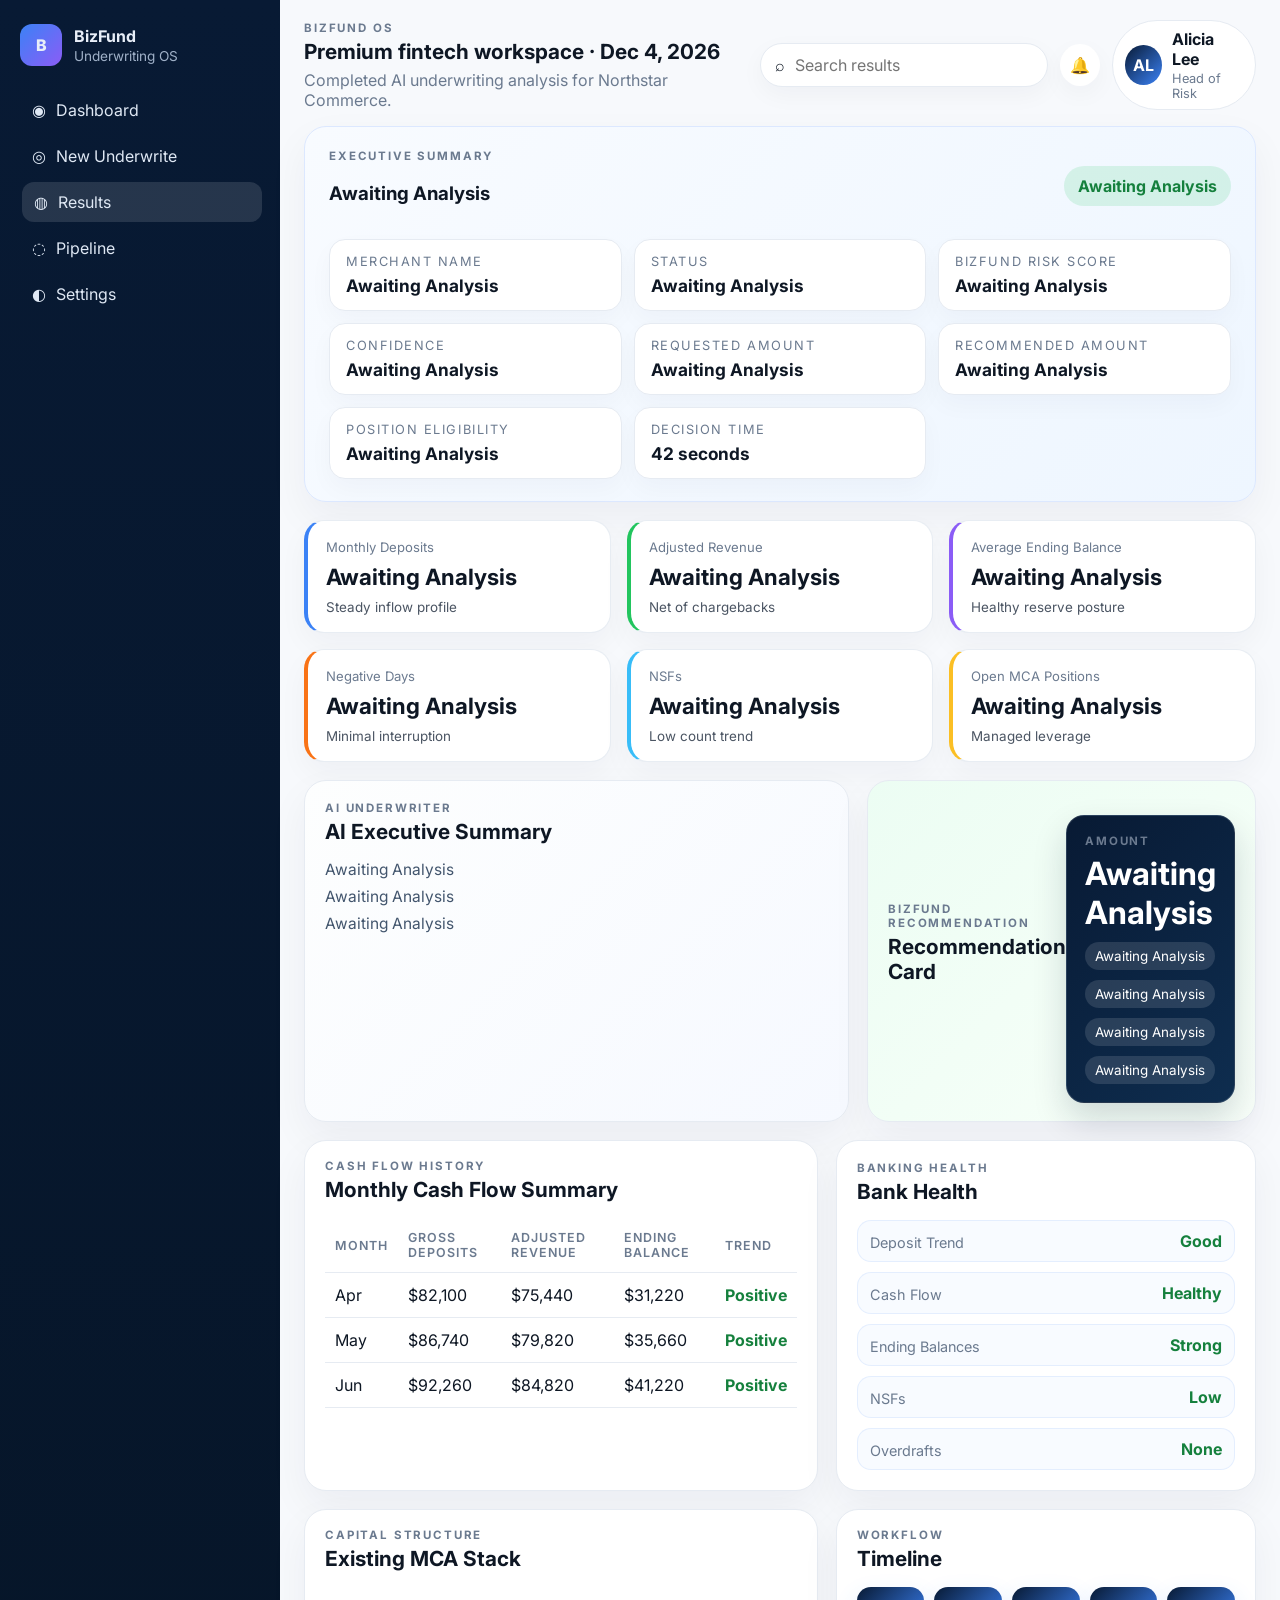
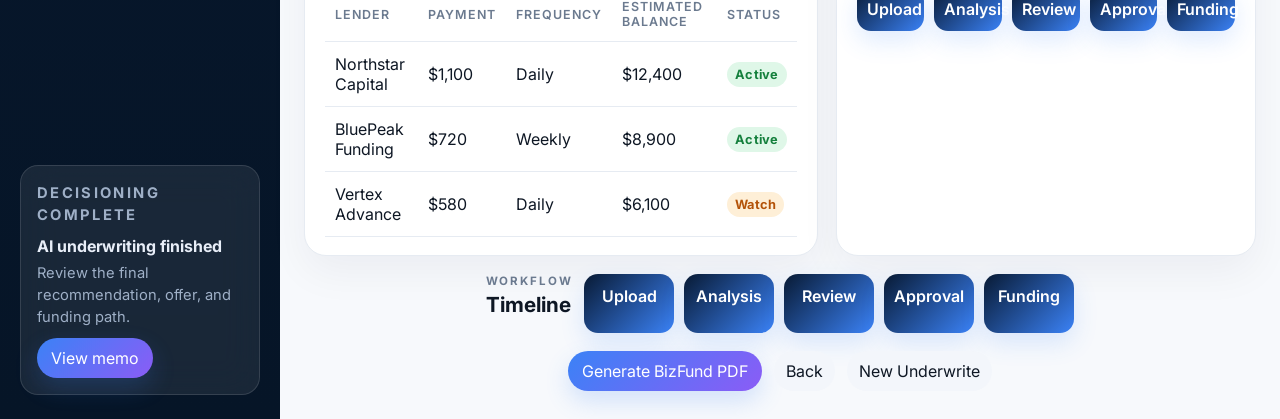
<file: underwriting-results.html>
<!DOCTYPE html>
<html lang="en">
  <head>
    <meta charset="UTF-8" />
    <meta name="viewport" content="width=device-width, initial-scale=1.0" />
    <title>Underwriting Results | BizFund</title>
    <link rel="preconnect" href="https://fonts.googleapis.com" />
    <link rel="preconnect" href="https://fonts.gstatic.com" crossorigin />
    <link
      href="https://fonts.googleapis.com/css2?family=Inter:wght@400;500;600;700;800&display=swap"
      rel="stylesheet"
    />
    <link rel="stylesheet" href="styles.css" />
  </head>
  <body>
    <div class="app-shell">
      <aside class="sidebar">
        <div class="brand">
          <div class="brand-mark">B</div>
          <div>
            <h1>BizFund</h1>
            <p>Underwriting OS</p>
          </div>
        </div>

        <nav class="nav-links">
          <a href="index.html">
            <span>◉</span>
            Dashboard
          </a>
          <a href="new-underwrite.html">
            <span>◎</span>
            New Underwrite
          </a>
          <a class="active" href="underwriting-results.html">
            <span>◍</span>
            Results
          </a>
          <a href="#">
            <span>◌</span>
            Pipeline
          </a>
          <a href="#">
            <span>◐</span>
            Settings
          </a>
        </nav>

        <div class="sidebar-card">
          <p class="eyebrow">Decisioning complete</p>
          <h3>AI underwriting finished</h3>
          <p>Review the final recommendation, offer, and funding path.</p>
          <button>View memo</button>
        </div>
      </aside>

      <main class="workspace">
        <header class="topbar">
          <div>
            <p class="eyebrow">BizFund OS</p>
            <h2>Underwriting Results</h2>
            <p class="page-subtitle">Completed AI underwriting analysis for Northstar Commerce.</p>
          </div>
          <div class="topbar-actions">
            <label class="searchbar">
              <span>⌕</span>
              <input type="text" placeholder="Search results" />
            </label>
            <button class="icon-btn" aria-label="Notifications">🔔</button>
            <div class="profile-pill">
              <div class="avatar">AL</div>
              <div>
                <strong>Alicia Lee</strong>
                <p>Head of Risk</p>
              </div>
            </div>
          </div>
        </header>

        <section class="results-hero panel">
          <div class="results-hero-main">
            <div>
              <p class="eyebrow">Executive Summary</p>
              <h3 data-deal-field="merchantName">Awaiting Analysis</h3>
            </div>
            <div class="status-chip" data-deal-field="recommendation">Awaiting Analysis</div>
          </div>

          <div class="results-metrics executive-grid">
            <div class="result-metric">
              <span>Merchant Name</span>
              <strong data-deal-field="merchantName">Awaiting Analysis</strong>
            </div>
            <div class="result-metric">
              <span>Status</span>
              <strong data-deal-field="analysisStatus">Awaiting Analysis</strong>
            </div>
            <div class="result-metric">
              <span>BizFund Risk Score</span>
              <strong data-deal-field="riskScore">Awaiting Analysis</strong>
            </div>
            <div class="result-metric">
              <span>Confidence</span>
              <strong data-deal-field="confidenceScore">Awaiting Analysis</strong>
            </div>
            <div class="result-metric">
              <span>Requested Amount</span>
              <strong data-deal-field="requestedAmount">Awaiting Analysis</strong>
            </div>
            <div class="result-metric">
              <span>Recommended Amount</span>
              <strong data-deal-field="recommendedOffer">Awaiting Analysis</strong>
            </div>
            <div class="result-metric">
              <span>Position Eligibility</span>
              <strong data-deal-field="recommendation">Awaiting Analysis</strong>
            </div>
            <div class="result-metric">
              <span>Decision Time</span>
              <strong>42 seconds</strong>
            </div>
          </div>
        </section>

        <section class="kpi-grid results-kpi-grid">
          <article class="kpi-card accent-blue">
            <p>Monthly Deposits</p>
            <h3 data-deal-field="grossDeposits">Awaiting Analysis</h3>
            <span>Steady inflow profile</span>
          </article>
          <article class="kpi-card accent-green">
            <p>Adjusted Revenue</p>
            <h3 data-deal-field="adjustedRevenue">Awaiting Analysis</h3>
            <span>Net of chargebacks</span>
          </article>
          <article class="kpi-card accent-violet">
            <p>Average Ending Balance</p>
            <h3 data-deal-field="averageEndingBalance">Awaiting Analysis</h3>
            <span>Healthy reserve posture</span>
          </article>
          <article class="kpi-card accent-coral">
            <p>Negative Days</p>
            <h3 data-deal-field="negativeDays">Awaiting Analysis</h3>
            <span>Minimal interruption</span>
          </article>
          <article class="kpi-card accent-sky">
            <p>NSFs</p>
            <h3 data-deal-field="nsfs">Awaiting Analysis</h3>
            <span>Low count trend</span>
          </article>
          <article class="kpi-card accent-gold">
            <p>Open MCA Positions</p>
            <h3 data-deal-field="openMcaPositions">Awaiting Analysis</h3>
            <span>Managed leverage</span>
          </article>
        </section>

        <section class="results-grid">
          <div class="panel ai-recommendation-panel">
            <div class="panel-header">
              <div>
                <p class="eyebrow">AI Underwriter</p>
                <h3>AI Executive Summary</h3>
              </div>
            </div>
            <div class="recommendation-body">
              <p data-deal-field="merchantName">Awaiting Analysis</p>
              <p data-deal-field="recommendation">Awaiting Analysis</p>
              <p data-deal-field="analysisStatus">Awaiting Analysis</p>
            </div>
          </div>

          <div class="panel funding-panel">
            <div class="panel-header">
              <div>
                <p class="eyebrow">BizFund Recommendation</p>
                <h3>Recommendation Card</h3>
              </div>
            </div>
            <div class="offer-box premium-offer">
              <p class="eyebrow">Amount</p>
              <h4 data-deal-field="recommendedOffer">Awaiting Analysis</h4>
              <div class="offer-meta">
                <span data-deal-field="factor">Awaiting Analysis</span>
                <span data-deal-field="weeks">Awaiting Analysis</span>
                <span data-deal-field="recommendation">Awaiting Analysis</span>
                <span data-deal-field="confidenceScore">Awaiting Analysis</span>
              </div>
            </div>
          </div>
        </section>

        <section class="results-grid lower-grid">
          <div class="panel stack-panel">
            <div class="panel-header">
              <div>
                <p class="eyebrow">Cash flow history</p>
                <h3>Monthly Cash Flow Summary</h3>
              </div>
            </div>
            <div class="table-wrap">
              <table class="data-table">
                <thead>
                  <tr>
                    <th>Month</th>
                    <th>Gross Deposits</th>
                    <th>Adjusted Revenue</th>
                    <th>Ending Balance</th>
                    <th>Trend</th>
                  </tr>
                </thead>
                <tbody>
                  <tr>
                    <td>Apr</td>
                    <td>$82,100</td>
                    <td>$75,440</td>
                    <td>$31,220</td>
                    <td><span class="trend up">Positive</span></td>
                  </tr>
                  <tr>
                    <td>May</td>
                    <td>$86,740</td>
                    <td>$79,820</td>
                    <td>$35,660</td>
                    <td><span class="trend up">Positive</span></td>
                  </tr>
                  <tr>
                    <td>Jun</td>
                    <td>$92,260</td>
                    <td>$84,820</td>
                    <td>$41,220</td>
                    <td><span class="trend up">Positive</span></td>
                  </tr>
                </tbody>
              </table>
            </div>
          </div>

          <div class="panel bank-health-panel">
            <div class="panel-header">
              <div>
                <p class="eyebrow">Banking health</p>
                <h3>Bank Health</h3>
              </div>
            </div>
            <div class="health-list">
              <div class="health-item">
                <span>Deposit Trend</span>
                <strong class="status-good">Good</strong>
              </div>
              <div class="health-item">
                <span>Cash Flow</span>
                <strong class="status-good">Healthy</strong>
              </div>
              <div class="health-item">
                <span>Ending Balances</span>
                <strong class="status-good">Strong</strong>
              </div>
              <div class="health-item">
                <span>NSFs</span>
                <strong class="status-warn">Low</strong>
              </div>
              <div class="health-item">
                <span>Overdrafts</span>
                <strong class="status-good">None</strong>
              </div>
            </div>
          </div>
        </section>

        <section class="results-grid lower-grid">
          <div class="panel stack-panel">
            <div class="panel-header">
              <div>
                <p class="eyebrow">Capital structure</p>
                <h3>Existing MCA Stack</h3>
              </div>
            </div>
            <div class="table-wrap">
              <table class="data-table">
                <thead>
                  <tr>
                    <th>Lender</th>
                    <th>Payment</th>
                    <th>Frequency</th>
                    <th>Estimated Balance</th>
                    <th>Status</th>
                  </tr>
                </thead>
                <tbody>
                  <tr>
                    <td>Northstar Capital</td>
                    <td>$1,100</td>
                    <td>Daily</td>
                    <td>$12,400</td>
                    <td><span class="status-pill success">Active</span></td>
                  </tr>
                  <tr>
                    <td>BluePeak Funding</td>
                    <td>$720</td>
                    <td>Weekly</td>
                    <td>$8,900</td>
                    <td><span class="status-pill success">Active</span></td>
                  </tr>
                  <tr>
                    <td>Vertex Advance</td>
                    <td>$580</td>
                    <td>Daily</td>
                    <td>$6,100</td>
                    <td><span class="status-pill warning">Watch</span></td>
                  </tr>
                </tbody>
              </table>
            </div>
          </div>

          <div class="panel timeline-panel">
            <div class="panel-header">
              <div>
                <p class="eyebrow">Workflow</p>
                <h3>Timeline</h3>
              </div>
            </div>
            <div class="timeline">
              <div class="timeline-step active"><span>Upload</span></div>
              <div class="timeline-step active"><span>Analysis</span></div>
              <div class="timeline-step active"><span>Review</span></div>
              <div class="timeline-step active"><span>Approval</span></div>
              <div class="timeline-step active"><span>Funding</span></div>
            </div>
          </div>
        </section>

        <section class="results-actions">
          <div class="panel-header">
            <div>
              <p class="eyebrow">Workflow</p>
              <h3>Timeline</h3>
            </div>
          </div>
          <div class="timeline">
            <div class="timeline-step active"><span>Upload</span></div>
            <div class="timeline-step active"><span>Analysis</span></div>
            <div class="timeline-step active"><span>Review</span></div>
            <div class="timeline-step active"><span>Approval</span></div>
            <div class="timeline-step active"><span>Funding</span></div>
          </div>
        </section>

        <section class="results-actions">
          <button class="primary-btn">Generate BizFund PDF</button>
          <button class="ghost-btn">Back</button>
          <button class="ghost-btn">New Underwrite</button>
        </section>
      </main>
    </div>

    <script src="deal-engine.js"></script>
    <script src="app.js"></script>
  </body>
</html>
</file>
<file: styles.css>
:root {
  --navy: #081a34;
  --navy-2: #0f2947;
  --text: #0e1724;
  --muted: #6b7a8f;
  --line: #e6ebf2;
  --surface: #f7f9fc;
  --white: #ffffff;
  --accent: #3b82f6;
  --accent-2: #8b5cf6;
  --success: #22c55e;
  --warning: #f59e0b;
  --info: #38bdf8;
}

* {
  box-sizing: border-box;
}

body {
  margin: 0;
  font-family: "Inter", sans-serif;
  color: var(--text);
  background: linear-gradient(135deg, #f5f7fb 0%, #eef3f9 100%);
}

button,
input {
  font: inherit;
}

.app-shell {
  display: flex;
  min-height: 100vh;
}

.sidebar {
  width: 280px;
  background: linear-gradient(180deg, var(--navy) 0%, #061527 100%);
  color: #e8eef8;
  padding: 24px 20px;
  display: flex;
  flex-direction: column;
  gap: 24px;
}

.brand {
  display: flex;
  align-items: center;
  gap: 12px;
}

.brand-mark {
  width: 42px;
  height: 42px;
  border-radius: 12px;
  display: grid;
  place-items: center;
  background: linear-gradient(135deg, #3b82f6, #8b5cf6);
  font-weight: 800;
}

.brand h1 {
  margin: 0;
  font-size: 1rem;
}

.brand p {
  margin: 2px 0 0;
  color: #9fb0c7;
  font-size: 0.85rem;
}

.nav-links {
  display: flex;
  flex-direction: column;
  gap: 6px;
}

.nav-links a {
  color: #dfe8f4;
  text-decoration: none;
  padding: 10px 12px;
  border-radius: 12px;
  display: flex;
  align-items: center;
  gap: 10px;
  transition: background 0.2s ease, transform 0.2s ease;
}

.nav-links a:hover,
.nav-links a.active {
  background: rgba(255, 255, 255, 0.12);
  transform: translateX(2px);
}

.sidebar-card {
  margin-top: auto;
  background: rgba(255, 255, 255, 0.08);
  backdrop-filter: blur(18px);
  border: 1px solid rgba(255, 255, 255, 0.12);
  border-radius: 18px;
  padding: 16px;
}

.sidebar-card h3 {
  margin: 6px 0;
  font-size: 1rem;
}

.sidebar-card p {
  margin: 0 0 10px;
  color: #9fb0c7;
  font-size: 0.92rem;
  line-height: 1.5;
}

.sidebar-card button,
.primary-btn,
.ghost-btn {
  border: none;
  border-radius: 999px;
  cursor: pointer;
  transition: transform 0.2s ease, box-shadow 0.2s ease;
}

.sidebar-card button,
.primary-btn {
  background: linear-gradient(135deg, var(--accent), var(--accent-2));
  color: white;
  padding: 10px 14px;
  box-shadow: 0 10px 25px rgba(59, 130, 246, 0.2);
}

.sidebar-card button:hover,
.primary-btn:hover,
.ghost-btn:hover,
.icon-btn:hover {
  transform: translateY(-2px);
}

.workspace {
  flex: 1;
  padding: 28px 30px 32px;
  background: var(--surface);
}

.topbar {
  display: flex;
  justify-content: space-between;
  align-items: center;
  gap: 12px;
  margin-bottom: 24px;
}

.eyebrow {
  margin: 0 0 4px;
  text-transform: uppercase;
  letter-spacing: 0.16em;
  font-size: 0.72rem;
  color: var(--muted);
  font-weight: 700;
}

.topbar h2,
.panel-header h3 {
  margin: 0;
  font-size: 1.3rem;
}

.topbar-actions {
  display: flex;
  align-items: center;
  gap: 12px;
}

.searchbar {
  display: flex;
  align-items: center;
  gap: 8px;
  background: var(--white);
  border: 1px solid var(--line);
  border-radius: 999px;
  padding: 10px 14px;
  box-shadow: 0 8px 24px rgba(8, 26, 52, 0.04);
}

.searchbar input {
  border: none;
  outline: none;
  background: transparent;
  width: min(240px, 30vw);
}

.icon-btn {
  width: 42px;
  height: 42px;
  border: none;
  border-radius: 50%;
  background: var(--white);
  box-shadow: 0 8px 24px rgba(8, 26, 52, 0.04);
  cursor: pointer;
}

.profile-pill {
  display: flex;
  align-items: center;
  gap: 10px;
  background: var(--white);
  padding: 8px 12px;
  border-radius: 999px;
  border: 1px solid var(--line);
}

.profile-pill p {
  margin: 2px 0 0;
  font-size: 0.8rem;
  color: var(--muted);
}

.avatar {
  width: 40px;
  height: 40px;
  border-radius: 50%;
  display: grid;
  place-items: center;
  background: linear-gradient(135deg, #081a34, #3b82f6);
  color: white;
  font-weight: 700;
}

.kpi-grid {
  display: grid;
  grid-template-columns: repeat(3, minmax(0, 1fr));
  gap: 16px;
  margin-bottom: 20px;
}

.kpi-card {
  background: var(--white);
  border: 1px solid rgba(230, 235, 242, 0.9);
  border-radius: 20px;
  padding: 18px 18px 16px;
  box-shadow: 0 12px 30px rgba(8, 26, 52, 0.04);
  transition: transform 0.2s ease, box-shadow 0.2s ease;
}

.kpi-card:hover {
  transform: translateY(-3px);
  box-shadow: 0 18px 36px rgba(8, 26, 52, 0.08);
}

.kpi-card p {
  margin: 0 0 8px;
  font-size: 0.82rem;
  color: var(--muted);
}

.kpi-card h3 {
  margin: 0 0 6px;
  font-size: 1.4rem;
}

.kpi-card span {
  font-size: 0.84rem;
  color: #4b5563;
}

.accent-blue { border-left: 4px solid #3b82f6; }
.accent-green { border-left: 4px solid #22c55e; }
.accent-violet { border-left: 4px solid #8b5cf6; }
.accent-coral { border-left: 4px solid #f97316; }
.accent-sky { border-left: 4px solid #38bdf8; }
.accent-gold { border-left: 4px solid #fbbf24; }

.content-grid,
.bottom-grid {
  display: grid;
  gap: 18px;
}

.content-grid {
  grid-template-columns: 1.55fr 0.95fr;
  margin-bottom: 18px;
}

.bottom-grid {
  grid-template-columns: 1.3fr 0.7fr;
}

.panel {
  background: var(--white);
  border: 1px solid var(--line);
  border-radius: 24px;
  padding: 20px;
  box-shadow: 0 14px 32px rgba(8, 26, 52, 0.05);
}

.panel-header {
  display: flex;
  justify-content: space-between;
  align-items: center;
  margin-bottom: 16px;
}

.ghost-btn {
  background: #f3f6fb;
  color: var(--text);
  padding: 8px 12px;
}

.chart-card {
  border-radius: 18px;
  background: linear-gradient(135deg, #f7faff 0%, #eef4ff 100%);
  padding: 16px;
}

.chart-legend {
  display: flex;
  gap: 14px;
  font-size: 0.84rem;
  color: var(--muted);
  margin-bottom: 8px;
}

.dot {
  display: inline-block;
  width: 8px;
  height: 8px;
  border-radius: 50%;
  margin-right: 6px;
}

.dot.blue { background: var(--accent); }
.dot.purple { background: var(--accent-2); }

.line-chart {
  width: 100%;
  height: 220px;
}

.line-chart path {
  fill: none;
  stroke: #3b82f6;
  stroke-width: 3;
  stroke-linecap: round;
}

.line-chart .area {
  fill: rgba(59, 130, 246, 0.16);
  stroke: none;
}

.chart-bars {
  display: flex;
  gap: 10px;
  align-items: flex-end;
  height: 80px;
  margin-top: 6px;
}

.chart-bars div {
  flex: 1;
  border-radius: 999px 999px 6px 6px;
  background: linear-gradient(180deg, #8b5cf6, #3b82f6);
  min-height: 20px;
}

.status-pill {
  background: rgba(34, 197, 94, 0.14);
  color: #15803d;
  padding: 6px 10px;
  border-radius: 999px;
  font-size: 0.8rem;
  font-weight: 700;
}

.ai-body {
  display: flex;
  flex-direction: column;
  gap: 14px;
}

.ai-score {
  display: flex;
  justify-content: space-between;
  align-items: center;
}

.ai-score h4 {
  margin: 0;
  font-size: 1rem;
}

.score-ring {
  width: 84px;
  height: 84px;
  border-radius: 50%;
  display: grid;
  place-items: center;
  background: conic-gradient(#3b82f6 0 82%, #e8eef8 82% 100%);
  color: var(--navy);
  font-weight: 800;
  font-size: 1.25rem;
}

.score-ring span {
  background: white;
  width: 62px;
  height: 62px;
  border-radius: 50%;
  display: grid;
  place-items: center;
}

.ai-body ul {
  margin: 0;
  padding-left: 20px;
  color: var(--muted);
  display: grid;
  gap: 8px;
}

table {
  width: 100%;
  border-collapse: collapse;
}

th,
td {
  text-align: left;
  padding: 12px 8px;
  border-bottom: 1px solid var(--line);
}

th {
  color: var(--muted);
  font-weight: 600;
  font-size: 0.82rem;
  text-transform: uppercase;
  letter-spacing: 0.08em;
}

.chip {
  display: inline-block;
  padding: 6px 10px;
  border-radius: 999px;
  font-size: 0.8rem;
  font-weight: 700;
}

.chip.success {
  background: rgba(34, 197, 94, 0.14);
  color: #15803d;
}

.chip.warning {
  background: rgba(245, 158, 11, 0.16);
  color: #b45309;
}

.chip.info {
  background: rgba(56, 189, 248, 0.16);
  color: #0369a1;
}

.alert-list {
  display: flex;
  flex-direction: column;
  gap: 12px;
}

.alert-item {
  padding: 12px 0;
  border-bottom: 1px solid var(--line);
}

.alert-item:last-child {
  border-bottom: none;
}

.alert-item strong {
  display: block;
  margin-bottom: 4px;
}

.alert-item p {
  margin: 0;
  color: var(--muted);
  font-size: 0.94rem;
}

@media (max-width: 1100px) {
  .content-grid,
  .bottom-grid,
  .kpi-grid,
  .workflow-grid {
    grid-template-columns: 1fr;
  }
}

.page-subtitle {
  margin: 6px 0 0;
  color: var(--muted);
}

.page-hero {
  display: flex;
  justify-content: space-between;
  align-items: center;
  gap: 16px;
  background: linear-gradient(135deg, #eff6ff 0%, #f8fbff 100%);
  border: 1px solid #dce8ff;
  border-radius: 24px;
  padding: 20px 22px;
  margin-bottom: 18px;
}

.page-hero h3 {
  margin: 0 0 6px;
  font-size: 1.18rem;
}

.page-hero p {
  margin: 0;
  color: var(--muted);
}

.hero-badge {
  display: flex;
  align-items: center;
  gap: 8px;
  background: var(--white);
  border: 1px solid var(--line);
  border-radius: 999px;
  padding: 10px 14px;
  box-shadow: 0 10px 24px rgba(8, 26, 52, 0.05);
}

.workflow-grid {
  display: grid;
  grid-template-columns: 0.9fr 1.1fr;
  gap: 18px;
}

.form-panel,
.upload-panel {
  min-height: 100%;
}

.merchant-form {
  display: flex;
  flex-direction: column;
  gap: 12px;
}

.form-grid {
  display: grid;
  grid-template-columns: repeat(2, minmax(0, 1fr));
  gap: 14px;
}

.form-grid label {
  display: flex;
  flex-direction: column;
  gap: 8px;
  font-weight: 600;
  color: var(--text);
}

.form-grid input {
  border: 1px solid var(--line);
  border-radius: 14px;
  padding: 12px 14px;
  outline: none;
  background: #f9fbfe;
}

.upload-grid {
  display: grid;
  grid-template-columns: repeat(2, minmax(0, 1fr));
  gap: 12px;
}

.upload-card {
  position: relative;
  border: 1.5px dashed #bcd2ff;
  border-radius: 18px;
  padding: 18px;
  min-height: 140px;
  display: flex;
  flex-direction: column;
  justify-content: center;
  align-items: center;
  text-align: center;
  background: linear-gradient(135deg, #f8fbff 0%, #eef6ff 100%);
  cursor: pointer;
  transition: transform 0.2s ease, border-color 0.2s ease, box-shadow 0.2s ease;
}

.upload-card:hover {
  transform: translateY(-2px);
  border-color: var(--accent);
  box-shadow: 0 14px 28px rgba(59, 130, 246, 0.12);
}

.upload-card input {
  position: absolute;
  inset: 0;
  opacity: 0;
  cursor: pointer;
}

.upload-icon {
  width: 42px;
  height: 42px;
  border-radius: 12px;
  display: grid;
  place-items: center;
  background: rgba(59, 130, 246, 0.12);
  color: var(--accent);
  font-size: 1.15rem;
  margin-bottom: 10px;
}

.upload-card strong {
  margin-bottom: 4px;
}

.upload-card p {
  margin: 0;
  font-size: 0.9rem;
  color: var(--muted);
}

.large-btn {
  margin-top: 18px;
  padding: 12px 18px;
  width: 100%;
  font-weight: 700;
}

@media (max-width: 780px) {
  .app-shell {
    flex-direction: column;
  }

  .sidebar {
    width: 100%;
  }

  .workspace {
    padding: 20px;
  }

  .topbar {
    flex-direction: column;
    align-items: flex-start;
  }

  .topbar-actions {
    flex-wrap: wrap;
  }

  .searchbar input {
    width: 100%;
  }

  .form-grid,
  .upload-grid {
    grid-template-columns: 1fr;
  }

  .page-hero {
    flex-direction: column;
    align-items: flex-start;
  }
}

.workspace {
  padding: 20px 24px 28px;
}

.topbar {
  margin-bottom: 16px;
}

.stepper {
  display: grid;
  grid-template-columns: repeat(4, minmax(0, 1fr));
  gap: 12px;
  margin-bottom: 18px;
}

.stepper-item {
  display: flex;
  align-items: center;
  gap: 10px;
  padding: 12px 14px;
  border-radius: 16px;
  background: var(--white);
  border: 1px solid var(--line);
  box-shadow: 0 8px 24px rgba(8, 26, 52, 0.03);
  transition: all 0.2s ease;
}

.stepper-item.active {
  border-color: rgba(59, 130, 246, 0.35);
  box-shadow: 0 14px 30px rgba(59, 130, 246, 0.12);
  transform: translateY(-2px);
}

.stepper-item .step-index {
  width: 32px;
  height: 32px;
  border-radius: 50%;
  display: grid;
  place-items: center;
  background: linear-gradient(135deg, #0f2947, #3b82f6);
  color: white;
  font-weight: 700;
}

.stepper-item strong {
  display: block;
  font-size: 0.95rem;
}

.stepper-item p {
  margin: 2px 0 0;
  font-size: 0.8rem;
  color: var(--muted);
}

.underwrite-layout {
  display: grid;
  grid-template-columns: minmax(0, 1.7fr) 320px;
  gap: 18px;
  width: 100%;
}

.underwrite-main {
  display: flex;
  flex-direction: column;
  gap: 18px;
}

.panel {
  border-radius: 22px;
  padding: 20px;
  box-shadow: 0 16px 40px rgba(8, 26, 52, 0.05);
}

.intake-grid {
  display: grid;
  grid-template-columns: repeat(3, minmax(0, 1fr));
  gap: 12px;
}

.intake-card {
  background: linear-gradient(135deg, #f8fbff 0%, #f3f7ff 100%);
  border: 1px solid #e2ebff;
  border-radius: 16px;
  padding: 14px 14px 12px;
}

.intake-card p {
  margin: 0 0 6px;
  font-size: 0.78rem;
  text-transform: uppercase;
  letter-spacing: 0.12em;
  color: var(--muted);
}

.intake-card strong {
  font-size: 0.98rem;
}

.upload-grid {
  display: grid;
  grid-template-columns: repeat(2, minmax(0, 1fr));
  gap: 14px;
}

.panel-copy {
  margin: 4px 0 14px;
  color: var(--muted);
  line-height: 1.6;
}

.processing-panel {
  background: linear-gradient(135deg, #f9fbff 0%, #f3f7ff 100%);
}

.processing-grid {
  display: grid;
  grid-template-columns: repeat(3, minmax(0, 1fr));
  gap: 10px;
}

.processing-item {
  border: 1px solid #dfe9fb;
  border-radius: 14px;
  padding: 10px 12px;
  background: var(--white);
  color: var(--navy);
  font-weight: 600;
  font-size: 0.9rem;
}

.processing-copy {
  margin: 0 0 12px;
  color: var(--muted);
  line-height: 1.6;
}

.upload-card {
  min-height: 190px;
  padding: 18px;
  border-radius: 20px;
  border: 1.5px dashed #c7d8ff;
  background: linear-gradient(135deg, #f8fbff 0%, #edf4ff 100%);
  transition: transform 0.25s ease, box-shadow 0.25s ease, border-color 0.25s ease;
  animation: floatIn 0.45s ease both;
  display: flex;
  flex-direction: column;
  justify-content: space-between;
  gap: 10px;
}

.upload-card:hover,
.upload-card.drag-over {
  transform: translateY(-4px) scale(1.01);
  border-color: var(--accent);
  box-shadow: 0 20px 36px rgba(59, 130, 246, 0.14);
}

.upload-card.uploaded {
  border-color: #22c55e;
  box-shadow: 0 14px 28px rgba(34, 197, 94, 0.16);
}

.upload-card .upload-icon {
  width: 50px;
  height: 50px;
  border-radius: 14px;
  margin-bottom: 12px;
  font-size: 1.2rem;
  background: rgba(59, 130, 246, 0.12);
}

.upload-card strong {
  font-size: 1rem;
  margin-bottom: 6px;
}

.upload-card p {
  font-size: 0.92rem;
}

.upload-card-main {
  display: flex;
  flex-direction: column;
  align-items: center;
  text-align: center;
}

.upload-meta {
  display: flex;
  flex-direction: column;
  gap: 6px;
  width: 100%;
}

.upload-progress {
  width: 100%;
  height: 6px;
  border-radius: 999px;
  background: rgba(59, 130, 246, 0.12);
  overflow: hidden;
}

.upload-progress span {
  display: block;
  height: 100%;
  width: 0%;
  background: linear-gradient(90deg, var(--accent), #22c55e);
  transition: width 0.35s ease;
}

.upload-status {
  font-size: 0.8rem;
  color: var(--muted);
  font-weight: 600;
}

.uploaded-files {
  margin: 0;
  padding: 0;
  list-style: none;
  display: flex;
  flex-direction: column;
  gap: 6px;
}

.uploaded-files li {
  font-size: 0.8rem;
  color: #0f2947;
  overflow: hidden;
  text-overflow: ellipsis;
  white-space: nowrap;
}

.statement-count {
  font-size: 0.8rem;
  color: var(--muted);
  font-weight: 600;
}

.bank-statement-list {
  display: flex;
  flex-direction: column;
  gap: 8px;
  margin-top: 4px;
}

.statement-item {
  display: flex;
  align-items: center;
  justify-content: space-between;
  gap: 8px;
  padding: 8px 10px;
  border-radius: 10px;
  background: rgba(255, 255, 255, 0.7);
  border: 1px solid rgba(59, 130, 246, 0.12);
}

.statement-name {
  flex: 1;
  overflow: hidden;
  text-overflow: ellipsis;
  white-space: nowrap;
  font-size: 0.8rem;
  color: #0f2947;
}

.statement-status {
  font-size: 0.72rem;
  color: var(--success);
  font-weight: 700;
  white-space: nowrap;
}

.remove-statement-btn,
.small-btn {
  border: none;
  border-radius: 999px;
  cursor: pointer;
  padding: 6px 10px;
  font-size: 0.75rem;
  font-weight: 700;
}

.remove-statement-btn {
  background: rgba(248, 113, 113, 0.14);
  color: #b91c1c;
}

.bank-upload-actions {
  display: flex;
  justify-content: center;
  margin-top: 6px;
}

.small-btn {
  background: rgba(59, 130, 246, 0.12);
  color: var(--accent);
}

.upload-check {
  display: none;
  width: 22px;
  height: 22px;
  border-radius: 50%;
  background: #22c55e;
  color: white;
  align-items: center;
  justify-content: center;
  font-size: 0.85rem;
  align-self: flex-end;
  margin-top: -4px;
}

.upload-card.uploaded .upload-check {
  display: inline-flex;
}

.action-row {
  display: flex;
  justify-content: center;
  margin-top: 18px;
}

.large-btn {
  width: min(420px, 100%);
  padding: 14px 22px;
  font-size: 1rem;
  font-weight: 700;
  letter-spacing: 0.01em;
  box-shadow: 0 16px 34px rgba(59, 130, 246, 0.2);
}

.large-btn:disabled {
  opacity: 0.6;
  cursor: not-allowed;
  transform: none;
  box-shadow: none;
}

.large-btn.enabled {
  animation: pulse 1.2s ease-in-out infinite;
}

.upload-guidance {
  text-align: center;
  margin-top: 10px;
  color: var(--muted);
  font-size: 0.9rem;
}

.upload-checklist {
  display: flex;
  flex-wrap: wrap;
  gap: 10px;
  margin: 16px 0 8px;
}

.checklist-item {
  padding: 8px 12px;
  border-radius: 999px;
  background: rgba(8, 26, 52, 0.04);
  color: var(--muted);
  font-size: 0.84rem;
  font-weight: 700;
}

.checklist-item.is-complete {
  background: rgba(34, 197, 94, 0.12);
  color: #15803d;
}

.summary-panel {
  position: sticky;
  top: 18px;
  height: fit-content;
  background: linear-gradient(180deg, #fdfefe 0%, #f6f9ff 100%);
}

.summary-list {
  display: flex;
  flex-direction: column;
  gap: 10px;
  margin-top: 8px;
}

.summary-item {
  display: flex;
  justify-content: space-between;
  align-items: center;
  padding: 10px 0;
  border-bottom: 1px solid var(--line);
}

.summary-item span {
  color: var(--muted);
  font-size: 0.9rem;
}

.summary-item strong {
  font-size: 0.94rem;
}

.summary-note {
  margin-top: 16px;
  padding: 12px 14px;
  border-radius: 16px;
  background: rgba(59, 130, 246, 0.08);
  color: var(--navy);
}

.summary-note p {
  margin: 4px 0 0;
  color: var(--muted);
}

@keyframes floatIn {
  from {
    opacity: 0;
    transform: translateY(6px);
  }
  to {
    opacity: 1;
    transform: translateY(0);
  }
}

@media (max-width: 1100px) {
  .underwrite-layout {
    grid-template-columns: 1fr;
  }

  .summary-panel {
    position: static;
  }

  .results-grid,
  .lower-grid {
    grid-template-columns: 1fr;
  }

  .executive-grid {
    grid-template-columns: repeat(2, minmax(0, 1fr));
  }
}

@media (max-width: 780px) {
  .workspace {
    padding: 16px 16px 24px;
  }

  .stepper {
    grid-template-columns: 1fr;
  }

  .intake-grid,
  .upload-grid,
  .processing-grid,
  .executive-grid,
  .results-metrics {
    grid-template-columns: 1fr;
  }

  .topbar {
    margin-bottom: 14px;
  }
}

.results-hero {
  margin-bottom: 18px;
  padding: 22px 24px;
  background: linear-gradient(135deg, #f8fbff 0%, #eef6ff 100%);
  border: 1px solid #dce8ff;
}

.executive-grid {
  grid-template-columns: repeat(4, minmax(0, 1fr));
}

.results-hero-main {
  display: flex;
  justify-content: space-between;
  align-items: center;
  gap: 12px;
  margin-bottom: 16px;
}

.status-chip {
  display: inline-flex;
  align-items: center;
  gap: 8px;
  padding: 10px 14px;
  border-radius: 999px;
  background: rgba(34, 197, 94, 0.14);
  color: #15803d;
  font-weight: 700;
}

.results-metrics {
  display: grid;
  grid-template-columns: repeat(3, minmax(0, 1fr));
  gap: 12px;
}

.result-metric {
  padding: 14px 16px;
  border-radius: 16px;
  background: var(--white);
  border: 1px solid var(--line);
  box-shadow: 0 10px 24px rgba(8, 26, 52, 0.03);
}

.result-metric span {
  display: block;
  margin-bottom: 6px;
  font-size: 0.8rem;
  text-transform: uppercase;
  letter-spacing: 0.12em;
  color: var(--muted);
}

.result-metric strong {
  font-size: 1.08rem;
}

.results-kpi-grid {
  margin-bottom: 18px;
}

.results-grid {
  display: grid;
  grid-template-columns: 1.25fr 0.75fr;
  gap: 18px;
  margin-bottom: 18px;
}

.ai-recommendation-panel {
  background: linear-gradient(135deg, #fdfefe 0%, #f6f9ff 100%);
}

.recommendation-body p {
  margin: 0 0 8px;
  color: #42556d;
  font-size: 0.97rem;
}

.offer-box {
  margin-top: 16px;
  padding: 18px;
  border-radius: 18px;
  background: linear-gradient(135deg, #081a34 0%, #0e2d4f 100%);
  color: white;
  box-shadow: 0 16px 34px rgba(8, 26, 52, 0.16);
}

.offer-box h4 {
  margin: 6px 0 10px;
  font-size: 2rem;
}

.offer-meta {
  display: flex;
  flex-wrap: wrap;
  gap: 10px;
}

.offer-meta span {
  padding: 6px 10px;
  border-radius: 999px;
  background: rgba(255, 255, 255, 0.12);
  font-size: 0.84rem;
}

.funding-panel {
  display: flex;
  align-items: center;
  justify-content: center;
  min-height: 260px;
  background: linear-gradient(135deg, #ecfdf3 0%, #f8fff9 100%);
}

.funding-approve {
  width: 220px;
  height: 220px;
  border-radius: 50%;
  display: grid;
  place-items: center;
  background: radial-gradient(circle at center, #22c55e 0%, #16a34a 100%);
  color: white;
  font-weight: 800;
  font-size: 2rem;
  letter-spacing: 0.08em;
  box-shadow: 0 20px 36px rgba(34, 197, 94, 0.24);
  animation: pulse 2.2s ease-in-out infinite;
}

.lower-grid {
  display: grid;
  grid-template-columns: 1.1fr 0.9fr;
  gap: 18px;
  margin-bottom: 18px;
}

.stack-list,
.health-list {
  display: flex;
  flex-direction: column;
  gap: 10px;
}

.stack-item,
.health-item {
  display: flex;
  justify-content: space-between;
  align-items: center;
  gap: 8px;
  padding: 12px 0;
  border-bottom: 1px solid var(--line);
}

.stack-item p,
.health-item span {
  margin: 2px 0 0;
  color: var(--muted);
  font-size: 0.9rem;
}

.stack-item small {
  display: block;
  color: var(--muted);
  font-size: 0.8rem;
  margin-top: 4px;
}

.health-item strong {
  color: #15803d;
}

.timeline {
  display: grid;
  grid-template-columns: repeat(5, minmax(0, 1fr));
  gap: 10px;
}

.timeline-step {
  padding: 12px 10px;
  border-radius: 14px;
  text-align: center;
  background: #f4f7fb;
  color: #66758a;
  font-weight: 600;
}

.timeline-step.active {
  background: linear-gradient(135deg, #081a34 0%, #3b82f6 100%);
  color: white;
  box-shadow: 0 10px 24px rgba(59, 130, 246, 0.16);
}

.results-actions {
  display: flex;
  justify-content: center;
  gap: 12px;
  margin-top: 18px;
  flex-wrap: wrap;
}

.table-wrap {
  overflow-x: auto;
}

.data-table {
  width: 100%;
  border-collapse: collapse;
}

.data-table th,
.data-table td {
  padding: 12px 10px;
  text-align: left;
  border-bottom: 1px solid var(--line);
}

.data-table th {
  color: var(--muted);
  font-size: 0.78rem;
  text-transform: uppercase;
  letter-spacing: 0.08em;
}

.trend.up {
  color: #15803d;
  font-weight: 700;
}

.status-pill.success {
  background: rgba(34, 197, 94, 0.14);
  color: #15803d;
  padding: 5px 8px;
  border-radius: 999px;
  font-size: 0.8rem;
}

.status-pill.warning {
  background: rgba(245, 158, 11, 0.16);
  color: #b45309;
  padding: 5px 8px;
  border-radius: 999px;
  font-size: 0.8rem;
}

.status-good {
  color: #15803d;
}

.status-warn {
  color: #b45309;
}

.premium-offer {
  border: 1px solid rgba(255,255,255,0.12);
}

.analysis-panel {
  max-width: 860px;
}

.analysis-screen {
  display: grid;
  place-items: center;
  min-height: calc(100vh - 180px);
}

.analysis-card {
  width: min(920px, 100%);
  padding: 32px;
  border-radius: 30px;
  background: linear-gradient(135deg, rgba(255, 255, 255, 0.98) 0%, rgba(245, 249, 255, 0.96) 100%);
  border: 1px solid rgba(59, 130, 246, 0.16);
  box-shadow: 0 24px 60px rgba(8, 26, 52, 0.08);
}

.analysis-hero {
  display: flex;
  align-items: center;
  gap: 18px;
  margin-bottom: 22px;
}

.analysis-orb {
  width: 92px;
  height: 92px;
  border-radius: 50%;
  display: grid;
  place-items: center;
  background: radial-gradient(circle at 30% 30%, #74a9ff 0%, #3b82f6 42%, #081a34 100%);
  box-shadow: 0 20px 40px rgba(59, 130, 246, 0.24);
  position: relative;
  animation: orbPulse 2.4s ease-in-out infinite;
}

.analysis-orb::before {
  content: "";
  position: absolute;
  inset: -10px;
  border-radius: 50%;
  border: 1px solid rgba(59, 130, 246, 0.24);
  animation: ringPulse 2.4s ease-in-out infinite;
}

.analysis-orb-core {
  width: 44px;
  height: 44px;
  border-radius: 50%;
  background: rgba(255, 255, 255, 0.92);
  box-shadow: inset 0 0 0 6px rgba(59, 130, 246, 0.08);
}

.analysis-hero h1 {
  margin: 4px 0 6px;
  font-size: clamp(1.55rem, 2.4vw, 2.3rem);
}

.analysis-subtitle {
  margin: 0;
  color: var(--muted);
  font-size: 0.98rem;
}

.analysis-progress-block {
  margin-bottom: 24px;
}

.analysis-progress-bar {
  height: 8px;
  border-radius: 999px;
  background: rgba(59, 130, 246, 0.12);
  overflow: hidden;
}

.analysis-progress-bar span {
  display: block;
  height: 100%;
  width: 0%;
  background: linear-gradient(90deg, var(--accent), var(--success));
  transition: width 0.7s ease;
  box-shadow: 0 6px 18px rgba(59, 130, 246, 0.18);
}

.analysis-meta {
  display: flex;
  justify-content: space-between;
  align-items: center;
  gap: 12px;
  margin-top: 10px;
  color: var(--muted);
  font-size: 0.92rem;
}

.meta-pill {
  display: inline-flex;
  align-items: center;
  gap: 6px;
  padding: 8px 10px;
  border-radius: 999px;
  background: rgba(8, 26, 52, 0.04);
}

.analysis-steps {
  display: grid;
  grid-template-columns: repeat(2, minmax(0, 1fr));
  gap: 10px;
}

.analysis-step {
  display: flex;
  align-items: center;
  gap: 10px;
  padding: 12px 14px;
  border-radius: 16px;
  border: 1px solid rgba(59, 130, 246, 0.1);
  background: rgba(248, 251, 255, 0.86);
  color: var(--muted);
  transition: transform 0.25s ease, box-shadow 0.25s ease, border-color 0.25s ease;
}

.analysis-step.is-active {
  color: var(--navy);
  border-color: rgba(59, 130, 246, 0.25);
  transform: translateY(-2px);
  box-shadow: 0 14px 28px rgba(59, 130, 246, 0.12);
  background: var(--white);
}

.analysis-step.is-complete {
  color: #0f5a39;
  border-color: rgba(34, 197, 94, 0.2);
  background: rgba(34, 197, 94, 0.08);
}

.analysis-step .step-dot {
  width: 22px;
  height: 22px;
  border-radius: 50%;
  display: grid;
  place-items: center;
  background: rgba(59, 130, 246, 0.12);
  color: var(--accent);
  font-size: 0.74rem;
  font-weight: 700;
  transition: background 0.25s ease, color 0.25s ease;
}

.analysis-step.is-active .step-dot {
  background: var(--accent);
  color: white;
}

.analysis-step.is-complete .step-dot {
  background: var(--success);
  color: white;
}

.analysis-upload-summary {
  margin: 14px 0 20px;
  padding: 12px 14px;
  border-radius: 14px;
  background: rgba(248, 251, 255, 0.9);
  border: 1px solid rgba(59, 130, 246, 0.12);
  color: var(--navy);
}

.analysis-upload-summary strong {
  display: block;
  margin-bottom: 6px;
}

.analysis-upload-summary div {
  font-size: 0.9rem;
  color: var(--muted);
  margin-top: 4px;
}

@keyframes orbPulse {
  0%,
  100% {
    transform: scale(1);
  }
  50% {
    transform: scale(1.04);
  }
}

@keyframes ringPulse {
  0% {
    transform: scale(0.92);
    opacity: 0.7;
  }
  100% {
    transform: scale(1.15);
    opacity: 0;
  }
}

.queue-kpi-grid {
  display: grid;
  grid-template-columns: repeat(6, minmax(0, 1fr));
  gap: 14px;
  margin-bottom: 18px;
}

.queue-kpi-card {
  min-height: 120px;
}

.queue-panel {
  padding: 20px;
}

.queue-toolbar {
  display: flex;
  justify-content: space-between;
  align-items: center;
  gap: 12px;
  margin-bottom: 16px;
  flex-wrap: wrap;
}

.queue-toolbar-group {
  display: flex;
  align-items: end;
  gap: 10px;
  flex-wrap: wrap;
}

.queue-toolbar label {
  display: flex;
  flex-direction: column;
  gap: 6px;
  font-size: 0.8rem;
  color: var(--muted);
  font-weight: 600;
}

.queue-toolbar select {
  border: 1px solid var(--line);
  border-radius: 12px;
  padding: 10px 12px;
  background: var(--white);
  color: var(--text);
  min-width: 140px;
}

.queue-reset-btn {
  height: fit-content;
}

.queue-table {
  width: 100%;
}

.queue-table th,
.queue-table td {
  white-space: nowrap;
}

.queue-row {
  cursor: pointer;
  transition: background 0.2s ease;
}

.queue-row:hover {
  background: rgba(59, 130, 246, 0.05);
}

.queue-empty {
  padding: 20px 10px;
  color: var(--muted);
  text-align: center;
}

.status-pill {
  display: inline-flex;
  align-items: center;
  justify-content: center;
  padding: 6px 10px;
  border-radius: 999px;
  font-size: 0.78rem;
  font-weight: 700;
  letter-spacing: 0.02em;
}

.status-new {
  background: rgba(59, 130, 246, 0.14);
  color: #1d4ed8;
}

.status-analyzing {
  background: rgba(245, 158, 11, 0.16);
  color: #b45309;
}

.status-review {
  background: rgba(139, 92, 246, 0.14);
  color: #6d28d9;
}

.status-approved {
  background: rgba(34, 197, 94, 0.14);
  color: #15803d;
}

.status-declined {
  background: rgba(248, 113, 113, 0.16);
  color: #b91c1c;
}

.status-funded {
  background: rgba(107, 114, 128, 0.16);
  color: #374151;
}

.view-btn {
  padding: 7px 10px;
}

@media (max-width: 1200px) {
  .queue-kpi-grid {
    grid-template-columns: repeat(3, minmax(0, 1fr));
  }
}

@media (max-width: 780px) {
  .queue-kpi-grid {
    grid-template-columns: 1fr;
  }

  .queue-toolbar {
    align-items: stretch;
  }

  .queue-toolbar-group {
    width: 100%;
  }

  .queue-toolbar label,
  .queue-toolbar select {
    width: 100%;
  }
}

.deal-workspace {
  display: grid;
  grid-template-columns: minmax(320px, 35%) minmax(0, 65%);
  gap: 18px;
  align-items: start;
}

.workspace-pane {
  display: flex;
  flex-direction: column;
  gap: 16px;
}

.pdf-panel,
.summary-panel,
.recommendation-panel,
.analytics-panel,
.table-panel,
.stack-panel,
.health-panel,
.funding-panel,
.timeline-panel,
.notes-panel,
.action-panel {
  border-radius: 22px;
  padding: 18px 20px;
  box-shadow: 0 16px 40px rgba(8, 26, 52, 0.05);
}

.pdf-toolbar {
  display: flex;
  gap: 8px;
  flex-wrap: wrap;
}

.pdf-placeholder {
  min-height: 560px;
  border-radius: 20px;
  border: 1px solid rgba(59, 130, 246, 0.16);
  background: linear-gradient(135deg, #f9fbff 0%, #eef6ff 100%);
  display: grid;
  place-items: center;
  padding: 20px;
}

.pdf-placeholder-card {
  width: min(100%, 360px);
  text-align: center;
  padding: 24px;
  border-radius: 22px;
  background: rgba(255, 255, 255, 0.9);
  border: 1px solid rgba(59, 130, 246, 0.14);
  box-shadow: 0 16px 36px rgba(8, 26, 52, 0.06);
}

.pdf-icon {
  font-size: 2rem;
  margin-bottom: 10px;
}

.pdf-page-pill {
  display: inline-flex;
  margin-top: 12px;
  padding: 8px 10px;
  border-radius: 999px;
  background: rgba(59, 130, 246, 0.12);
  color: var(--accent);
  font-size: 0.8rem;
  font-weight: 700;
}

.summary-metrics {
  display: grid;
  grid-template-columns: repeat(2, minmax(0, 1fr));
  gap: 12px;
  margin-top: 10px;
}

.summary-metric {
  padding: 12px;
  background: rgba(248, 251, 255, 0.9);
  border: 1px solid rgba(59, 130, 246, 0.1);
  border-radius: 16px;
}

.summary-metric span {
  display: block;
  color: var(--muted);
  font-size: 0.8rem;
  margin-bottom: 6px;
}

.summary-metric strong {
  font-size: 1rem;
}

.analytics-chart {
  display: flex;
  align-items: end;
  gap: 12px;
  height: 180px;
  margin-top: 10px;
}

.chart-bar {
  flex: 1;
  border-radius: 14px 14px 6px 6px;
  background: linear-gradient(180deg, #74a9ff 0%, var(--accent) 100%);
  height: 48%;
  min-height: 52px;
  box-shadow: inset 0 -8px 18px rgba(255, 255, 255, 0.2);
}

.chart-bar:nth-child(2) { height: 72%; }
.chart-bar:nth-child(3) { height: 88%; }
.chart-bar:nth-child(4) { height: 64%; }
.chart-bar:nth-child(5) { height: 94%; }

.duo-grid {
  display: grid;
  grid-template-columns: repeat(2, minmax(0, 1fr));
  gap: 14px;
}

.stack-list,
.health-list,
.timeline-list {
  display: flex;
  flex-direction: column;
  gap: 10px;
  margin-top: 8px;
}

.stack-item,
.health-item,
.timeline-item {
  display: flex;
  justify-content: space-between;
  align-items: center;
  gap: 10px;
  padding: 10px 12px;
  border-radius: 14px;
  background: rgba(248, 251, 255, 0.9);
  border: 1px solid rgba(59, 130, 246, 0.1);
}

.timeline-item {
  justify-content: flex-start;
  align-items: center;
}

.timeline-dot {
  width: 10px;
  height: 10px;
  border-radius: 50%;
  background: var(--accent);
  box-shadow: 0 0 0 4px rgba(59, 130, 246, 0.14);
}

.timeline-item div {
  display: flex;
  flex-direction: column;
  gap: 2px;
}

.timeline-item p {
  margin: 0;
  color: var(--muted);
  font-size: 0.82rem;
}

.action-buttons {
  display: flex;
  gap: 10px;
  flex-wrap: wrap;
  margin-top: 8px;
}

.action-buttons .primary-btn,
.action-buttons .ghost-btn {
  flex: 1;
  min-width: 120px;
}

@media (max-width: 1200px) {
  .deal-workspace {
    grid-template-columns: 1fr;
  }

  .workspace-pane-left {
    order: 2;
  }
}

@media (max-width: 780px) {
  .summary-metrics,
  .duo-grid {
    grid-template-columns: 1fr;
  }

  .pdf-toolbar {
    width: 100%;
    justify-content: flex-start;
  }
}

.command-workspace {
  display: flex;
  flex-direction: column;
  gap: 16px;
}

.command-shell {
  display: grid;
  grid-template-columns: minmax(320px, 40%) minmax(0, 60%);
  gap: 16px;
  min-height: 0;
}

.command-left,
.command-right {
  min-width: 0;
}

.command-pdf-panel,
.command-summary,
.command-analytics,
.command-analysis,
.command-stack,
.command-health,
.command-funding,
.command-ai,
.command-chat,
.command-decision {
  border-radius: 20px;
  padding: 16px 18px;
  box-shadow: 0 12px 30px rgba(8, 26, 52, 0.05);
}

.compact-header {
  margin-bottom: 10px;
}

.document-rail {
  display: grid;
  grid-template-columns: 112px minmax(0, 1fr);
  gap: 12px;
  min-height: 420px;
}

.thumbnail-list {
  display: flex;
  flex-direction: column;
  gap: 8px;
}

.thumbnail {
  border-radius: 12px;
  padding: 10px 8px;
  background: rgba(248, 251, 255, 0.96);
  border: 1px solid rgba(59, 130, 246, 0.12);
  color: var(--muted);
  font-size: 0.8rem;
  text-align: center;
  font-weight: 700;
}

.thumbnail.active {
  background: rgba(59, 130, 246, 0.14);
  color: var(--accent);
  border-color: rgba(59, 130, 246, 0.24);
}

.pdf-preview {
  border-radius: 16px;
  border: 1px solid rgba(59, 130, 246, 0.14);
  background: linear-gradient(135deg, #f9fbff 0%, #eef6ff 100%);
  display: grid;
  place-items: center;
  padding: 16px;
}

.pdf-preview-card {
  width: min(100%, 320px);
  border-radius: 18px;
  padding: 20px;
  background: rgba(255, 255, 255, 0.92);
  text-align: center;
  box-shadow: 0 12px 30px rgba(8, 26, 52, 0.04);
}

.command-grid {
  display: grid;
  grid-template-columns: repeat(2, minmax(0, 1fr));
  gap: 12px;
}

.compact-metrics {
  grid-template-columns: repeat(2, minmax(0, 1fr));
  gap: 10px;
}

.compact-chart {
  height: 120px;
  margin-top: 6px;
}

.compact-stack,
.compact-health {
  gap: 8px;
}

.compact-copy {
  margin: 0;
}

.command-footer {
  display: grid;
  grid-template-columns: minmax(0, 1.3fr) minmax(280px, 0.7fr);
  gap: 16px;
}

.chat-body {
  display: flex;
  flex-direction: column;
  gap: 8px;
  margin-top: 6px;
}

.chat-message {
  padding: 10px 12px;
  border-radius: 12px;
  background: rgba(248, 251, 255, 0.95);
  color: var(--navy);
  font-size: 0.9rem;
}

.chat-message.assistant {
  background: rgba(59, 130, 246, 0.12);
  color: var(--accent);
}

.decision-actions,
.decision-nav {
  display: flex;
  gap: 8px;
  flex-wrap: wrap;
  margin-top: 10px;
}

.decision-nav {
  margin-top: 8px;
}

@media (max-width: 1280px) {
  .command-shell {
    grid-template-columns: 1fr;
  }

  .command-footer {
    grid-template-columns: 1fr;
  }
}

@media (max-width: 900px) {
  .command-grid {
    grid-template-columns: 1fr;
  }

  .document-rail {
    grid-template-columns: 1fr;
  }

  .thumbnail-list {
    flex-direction: row;
    overflow-x: auto;
  }
}

@keyframes pulse {
  0%,
  100% {
    transform: scale(1);
  }
  50% {
    transform: scale(1.03);
  }
}
</file>
